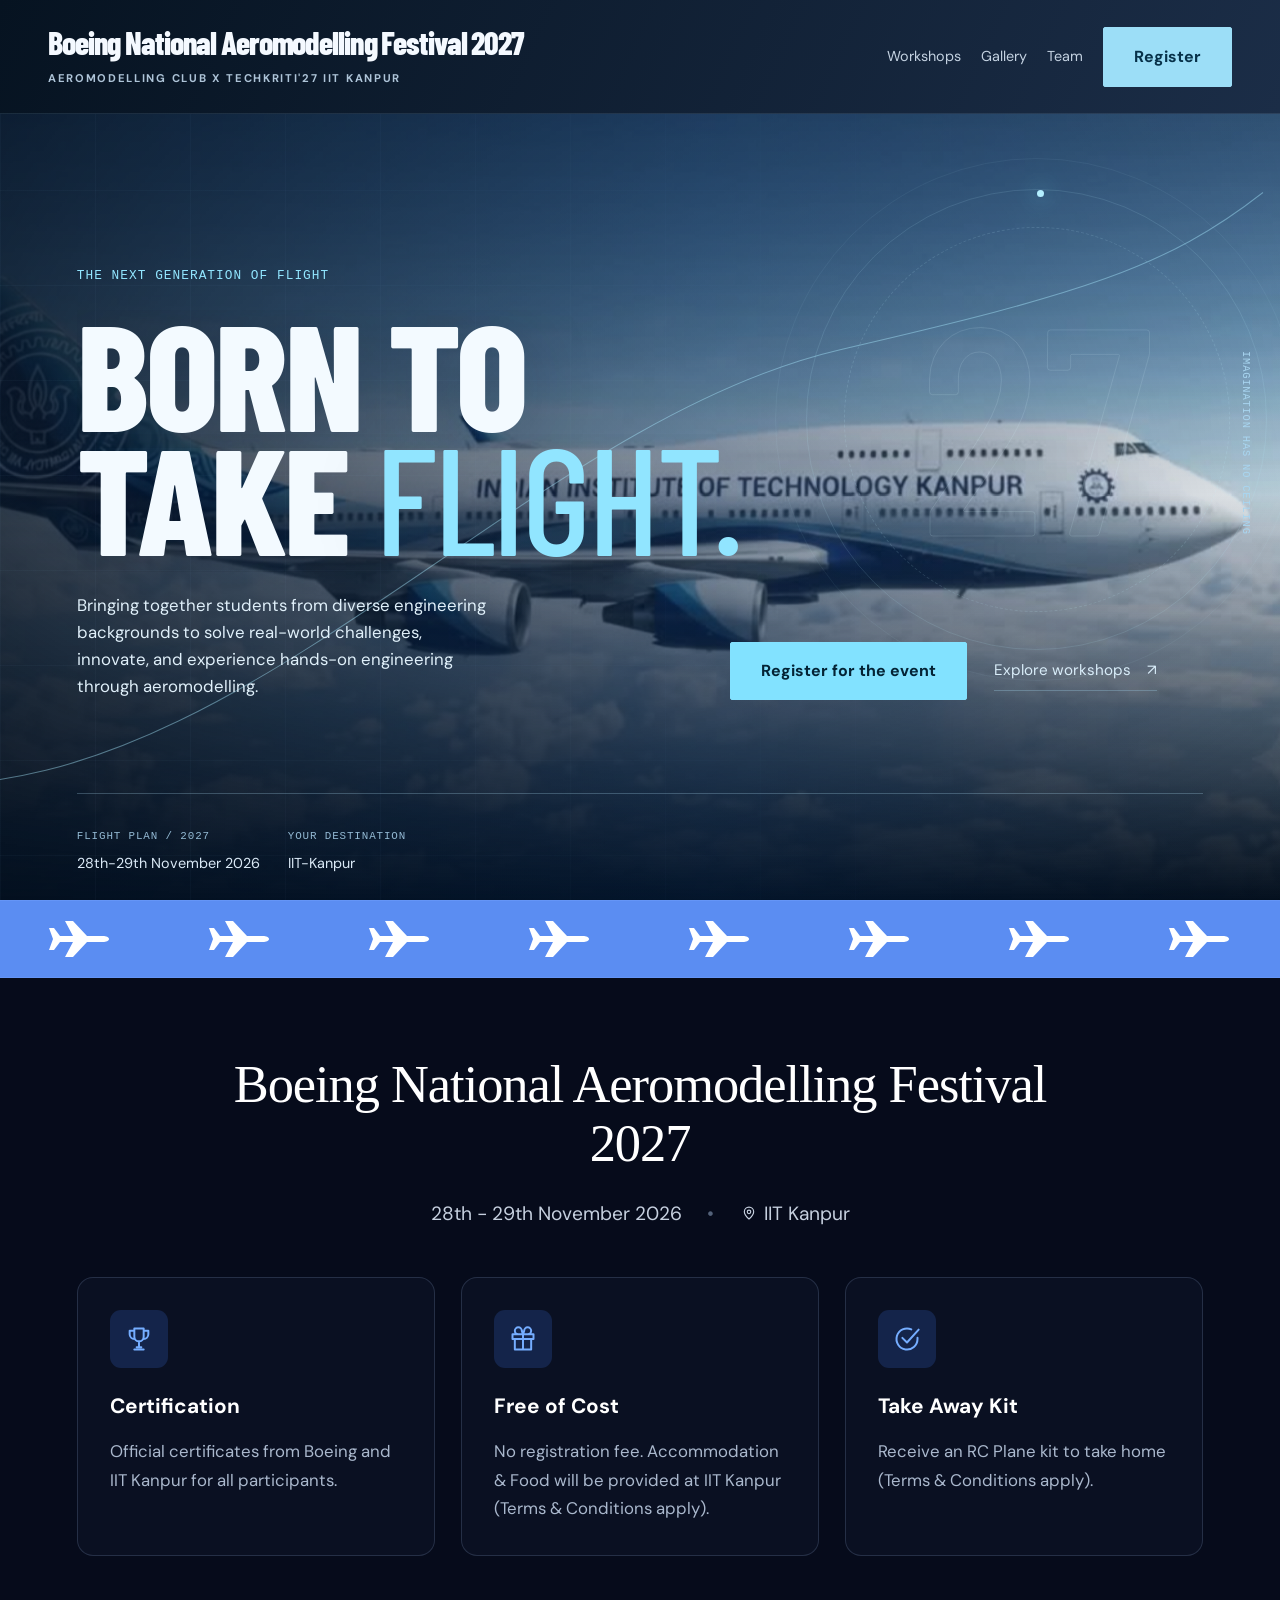
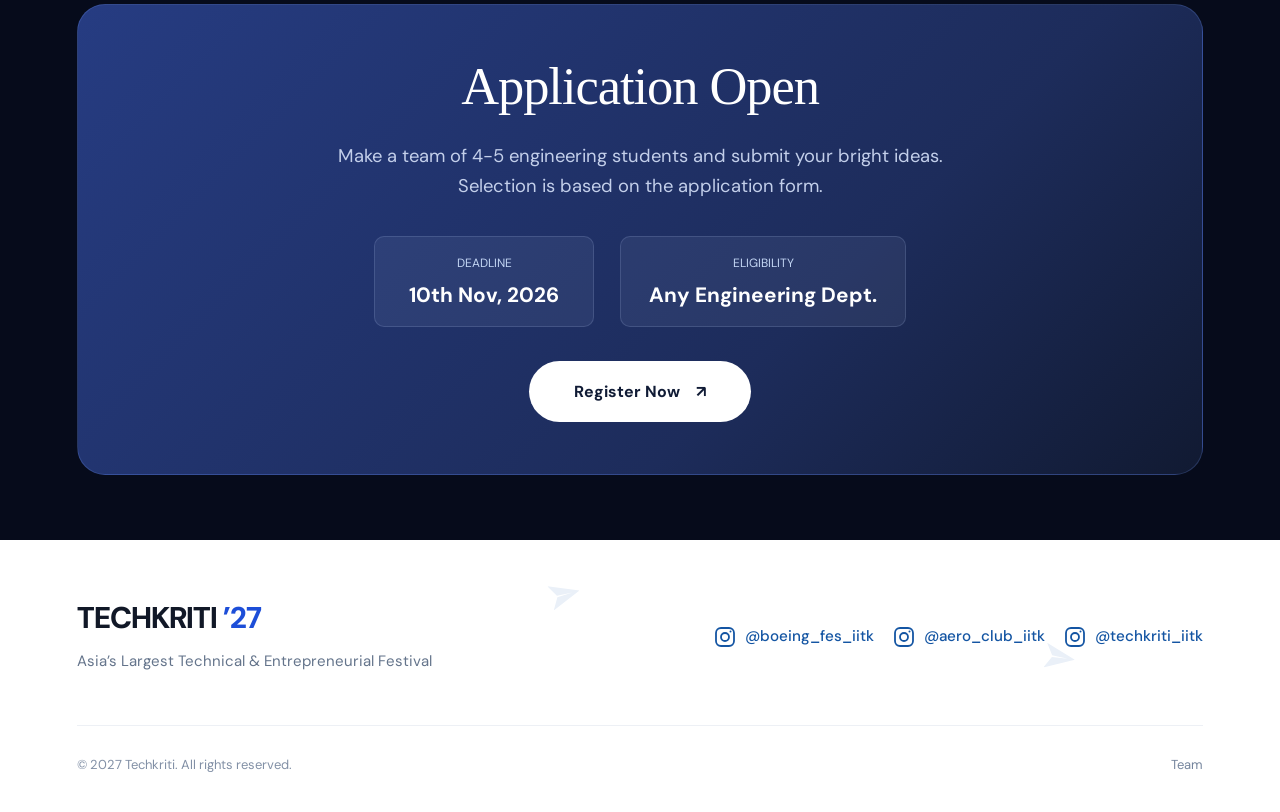
<file: FInal_Website/index.html>
<!doctype html>

<html lang="en">

<head>

<meta charset="UTF-8"><meta name="viewport" content="width=device-width, initial-scale=1">

<meta name="theme-color" content="#041328"><meta name="description" content="Build, fly and explore at the Boeing National Aeromodelling Festival 2027, organised by the Aeromodelling Club, IIT Kanpur.">

<title>Home | Boeing National Aeromodelling Festival 2027</title>

<link rel="icon" href="assets/favicon.svg" type="image/svg+xml">

<link rel="preconnect" href="https://fonts.googleapis.com"><link rel="preconnect" href="https://fonts.gstatic.com" crossorigin><link rel="stylesheet" href="styles.css"><script src="config.js" defer></script><script src="script.js" defer></script>



<style>

/* Homepage workshop benefits and application information. */

.home-workshop-info{padding:55px 6% 65px;background:#060b1b;color:#f6f8ff}

.workshop-overview{text-align:center;max-width:1150px;margin:0 auto 48px}

.zone-badge{display:inline-block;padding:7px 16px;border:1px solid #5189ff55;border-radius:30px;background:#17285355;color:#75adff;font:700 .85rem/1.3 var(--body,Arial,sans-serif);letter-spacing:.08em}

.workshop-overview h2,.application-panel h2{font:400 clamp(2.3rem,4.1vw,4.2rem)/1.12 Georgia,'Times New Roman',serif;letter-spacing:-.02em;text-transform:none;margin:22px 0 26px;color:#fff}

.workshop-event-meta{display:flex;align-items:center;justify-content:center;flex-wrap:wrap;gap:25px;font-size:1.2rem;color:#c6d0df}

.meta-dot{color:#53627a}

.benefits-grid{display:grid;grid-template-columns:repeat(3,minmax(0,1fr));gap:26px;max-width:1400px;margin:0 auto}

.benefit-card{padding:32px;border:1px solid #98b5df30;border-radius:16px;background:#0a1022;min-width:0;transition:transform .3s ease,border-color .3s ease}

.benefit-card:hover{transform:translateY(-4px);border-color:#75adff80}

.benefit-icon{display:flex;align-items:center;justify-content:center;width:58px;height:58px;margin-bottom:23px;border-radius:11px;background:#14244a;color:#75adff}

.benefit-icon svg{width:28px;height:28px;fill:none;stroke:currentColor;stroke-width:1.7;stroke-linecap:round;stroke-linejoin:round}

.benefit-card h3{font:700 1.3rem/1.4 var(--body,Arial,sans-serif);letter-spacing:0;color:#fff;margin:0 0 17px}

.benefit-card p{font-size:1.05rem;line-height:1.7;color:#aab8cd;margin:0}

.application-panel{max-width:1400px;margin:48px auto 0;padding:52px 30px;text-align:center;border:1px solid #7b9fff35;border-radius:28px;background:linear-gradient(135deg,#263c82,#1d2c5b 65%,#111a32)}

.application-panel h2{margin:0 0 25px}

.application-panel>p{font-size:1.15rem;line-height:1.65;max-width:900px;margin:0 auto;color:#c3cfea}

.application-facts{display:flex;justify-content:center;gap:26px;flex-wrap:wrap;margin:34px 0}

.application-facts>div{padding:17px 28px;min-width:220px;border:1px solid #c0d3ff28;border-radius:10px;background:#d1dfff12}

.application-facts span{display:block;font-size:.75rem;line-height:1.5;color:#c3d6f4;margin-bottom:8px}

.application-facts strong{display:block;font:700 1.3rem/1.4 var(--body,Arial,sans-serif);color:#fff}

.application-register{display:inline-flex;align-items:center;justify-content:center;gap:16px;padding:18px 45px;min-height:60px;border-radius:50px;background:#fff;color:#101b35;font-size:1rem;font-weight:700;transition:transform .3s ease,background .3s ease}

.application-register:hover{background:#dcefff;transform:translateY(-3px)}

@media(max-width:820px){.home-workshop-info{padding:38px 6% 45px}.workshop-overview{margin-bottom:30px}.workshop-event-meta{font-size:1rem;gap:15px}.benefits-grid{grid-template-columns:1fr;gap:18px}.benefit-card{padding:26px}.application-panel{margin-top:30px;padding:35px 22px;border-radius:20px}.application-panel>p{font-size:1rem}.application-facts{gap:15px}.application-facts>div{width:100%;min-width:0}.application-register{padding-inline:32px}}

@media(prefers-reduced-motion:reduce){.benefit-card,.application-register{transition:none}.benefit-card:hover,.application-register:hover{transform:none}}


/* Horizontal aircraft moving continuously from left to right. */
.ticker.plane-only-ticker{display:block;position:relative;overflow:hidden;width:100%;padding:18px 0;transform:none;background:#5b8df2;color:#fff}
.plane-only-ticker .plane-strip-track{display:flex;width:max-content;gap:0;animation:aircraft-fly-right 30s linear infinite;will-change:transform}
.plane-only-ticker .plane-strip-group{display:flex;flex:0 0 auto;align-items:center;justify-content:space-around;width:max(100vw,1200px);gap:0;padding:0;margin:0}
.plane-only-ticker .plane-strip-item{display:flex;flex:0 0 auto;align-items:center;justify-content:center;width:64px;height:40px;padding:0;margin:0;transform:none}
.plane-only-ticker .plane-strip-item svg{display:block;width:64px;height:40px;fill:currentColor;stroke:none;transform:none;animation:none}
@keyframes aircraft-fly-right{from{transform:translateX(-50%)}to{transform:translateX(0)}}
@media(prefers-reduced-motion:reduce){.plane-only-ticker .plane-strip-track{animation:none;transform:none}}

/* Replace the three xyz usernames below with your Instagram usernames. */
.techkriti-footer .tf-top{display:flex;align-items:center;justify-content:space-between;gap:24px;flex-wrap:wrap}
.footer-instagram-links{display:flex;align-items:center;justify-content:flex-end;gap:18px;flex-wrap:wrap;margin-left:auto}
.footer-instagram-links a{display:inline-flex;align-items:center;gap:8px;color:#fff;text-decoration:none;font:500 .95rem/1.4 var(--body,Arial,sans-serif)}
.footer-instagram-links a:hover{color:#a8d8ff}
.footer-instagram-links a:focus-visible{outline:2px solid #a8d8ff;outline-offset:5px;border-radius:3px}
.footer-instagram-links svg{width:21px;height:21px;flex-shrink:0;fill:none;stroke:currentColor;stroke-width:1.7}
@media(max-width:600px){.footer-instagram-links{margin-left:0;justify-content:flex-start;gap:16px}}

.footer-instagram-links a {
  color: #1455a3;
}

.footer-instagram-links a:hover {
  color: #082d60;
}

.footer-instagram-links svg {
  display: block;
  width: 24px;
  height: 24px;
  flex-shrink: 0;
  fill: none;
  stroke: currentColor;
  stroke-width: 1.8;
}
</style>

</head>

<body class="theme-home">

<a class="skip-link" href="#main">Skip to content</a>

<div class="scroll-progress" aria-hidden="true"></div><div class="ambient-light" aria-hidden="true"></div>

<header class="header">

<a class="brand" href="index.html" aria-label="Boeing National Aeromodelling Festival 2027 home"><span class="brand-title">Boeing National Aeromodelling Festival 2027</span><small>AEROMODELLING CLUB X TECHKRITI'27 IIT KANPUR</small></a>

<button class="menu-toggle" aria-expanded="false" aria-controls="navigation">Explore <span class="menu-bars" aria-hidden="true"></span></button>

<nav id="navigation" aria-label="Main navigation"><a href="workshops.html">Workshops</a><a href="gallery.html">Gallery</a><a href="team.html">Team</a><a class="button small" href="register.html">Register</a></nav>

</header>

<div class="departure-intro" id="departure-intro" hidden aria-hidden="true"><span class="mono">Boeing National Aeromodelling Festival / 2027</span><strong>CLEAR FOR<br><em>TAKEOFF.</em></strong><div class="intro-meter"></div><button id="skip-intro" type="button">Skip intro</button></div><main id="main"><section class="hero" id="home" aria-labelledby="hero-title">

<div class="hero-media"><video id="hero-video" muted playsinline loop preload="metadata" poster="assets/hero-poster.jpg" aria-hidden="true" tabindex="-1"><source src="assets/festival-film.mp4" type="video/mp4"></video></div>

<div class="hero-shade"></div><div class="hero-grid" aria-hidden="true"></div><div class="flight-orbit" aria-hidden="true"><i></i><b>27</b></div><svg class="flight-trace" viewBox="0 0 1400 850" preserveAspectRatio="none" aria-hidden="true"><path d="M-100 740 C260 760 570 400 920 330 S1320 240 1500 90"/></svg>



<div class="hero-content"><p class="eyebrow">THE NEXT GENERATION OF FLIGHT</p><h1 id="hero-title"><span class="title-line"><span>BORN TO</span></span><span class="title-line"><span>TAKE <em>FLIGHT.</em></span></span></h1><div class="hero-lower"><p class="hero-copy">Bringing together students from diverse engineering backgrounds to solve real-world challenges, innovate, and experience hands-on engineering through aeromodelling.</p><div class="actions"><a class="button" href="register.html">Register for the event</a><a class="text-link" href="workshops.html">Explore workshops <span aria-hidden="true">↗</span></a></div></div></div>

<div class="hero-side mono" aria-hidden="true">IMAGINATION HAS NO CEILING</div>

<div class="hero-bottom"><div><span class="mono">FLIGHT PLAN / 2027</span><p data-text="dates">Dates to be announced</p></div><div><span class="mono">YOUR DESTINATION</span><p data-text="venue">Venue to be announced</p></div></div>

</section><div class="ticker plane-only-ticker" aria-hidden="true">
<div class="plane-strip-track">
<div class="plane-strip-group">
<span class="plane-strip-item"><svg viewBox="0 0 64 40" focusable="false" aria-hidden="true"><path d="M61 20c0-2-3-3-6-3H39L25 2h-8l8 15H12L6 9H1l4 11-4 11h5l6-8h13l-8 15h8l14-15h16c3 0 6-1 6-3Z"/></svg></span>
<span class="plane-strip-item"><svg viewBox="0 0 64 40" focusable="false" aria-hidden="true"><path d="M61 20c0-2-3-3-6-3H39L25 2h-8l8 15H12L6 9H1l4 11-4 11h5l6-8h13l-8 15h8l14-15h16c3 0 6-1 6-3Z"/></svg></span>
<span class="plane-strip-item"><svg viewBox="0 0 64 40" focusable="false" aria-hidden="true"><path d="M61 20c0-2-3-3-6-3H39L25 2h-8l8 15H12L6 9H1l4 11-4 11h5l6-8h13l-8 15h8l14-15h16c3 0 6-1 6-3Z"/></svg></span>
<span class="plane-strip-item"><svg viewBox="0 0 64 40" focusable="false" aria-hidden="true"><path d="M61 20c0-2-3-3-6-3H39L25 2h-8l8 15H12L6 9H1l4 11-4 11h5l6-8h13l-8 15h8l14-15h16c3 0 6-1 6-3Z"/></svg></span>
<span class="plane-strip-item"><svg viewBox="0 0 64 40" focusable="false" aria-hidden="true"><path d="M61 20c0-2-3-3-6-3H39L25 2h-8l8 15H12L6 9H1l4 11-4 11h5l6-8h13l-8 15h8l14-15h16c3 0 6-1 6-3Z"/></svg></span>
<span class="plane-strip-item"><svg viewBox="0 0 64 40" focusable="false" aria-hidden="true"><path d="M61 20c0-2-3-3-6-3H39L25 2h-8l8 15H12L6 9H1l4 11-4 11h5l6-8h13l-8 15h8l14-15h16c3 0 6-1 6-3Z"/></svg></span>
<span class="plane-strip-item"><svg viewBox="0 0 64 40" focusable="false" aria-hidden="true"><path d="M61 20c0-2-3-3-6-3H39L25 2h-8l8 15H12L6 9H1l4 11-4 11h5l6-8h13l-8 15h8l14-15h16c3 0 6-1 6-3Z"/></svg></span>
<span class="plane-strip-item"><svg viewBox="0 0 64 40" focusable="false" aria-hidden="true"><path d="M61 20c0-2-3-3-6-3H39L25 2h-8l8 15H12L6 9H1l4 11-4 11h5l6-8h13l-8 15h8l14-15h16c3 0 6-1 6-3Z"/></svg></span>
</div>
<div class="plane-strip-group">
<span class="plane-strip-item"><svg viewBox="0 0 64 40" focusable="false" aria-hidden="true"><path d="M61 20c0-2-3-3-6-3H39L25 2h-8l8 15H12L6 9H1l4 11-4 11h5l6-8h13l-8 15h8l14-15h16c3 0 6-1 6-3Z"/></svg></span>
<span class="plane-strip-item"><svg viewBox="0 0 64 40" focusable="false" aria-hidden="true"><path d="M61 20c0-2-3-3-6-3H39L25 2h-8l8 15H12L6 9H1l4 11-4 11h5l6-8h13l-8 15h8l14-15h16c3 0 6-1 6-3Z"/></svg></span>
<span class="plane-strip-item"><svg viewBox="0 0 64 40" focusable="false" aria-hidden="true"><path d="M61 20c0-2-3-3-6-3H39L25 2h-8l8 15H12L6 9H1l4 11-4 11h5l6-8h13l-8 15h8l14-15h16c3 0 6-1 6-3Z"/></svg></span>
<span class="plane-strip-item"><svg viewBox="0 0 64 40" focusable="false" aria-hidden="true"><path d="M61 20c0-2-3-3-6-3H39L25 2h-8l8 15H12L6 9H1l4 11-4 11h5l6-8h13l-8 15h8l14-15h16c3 0 6-1 6-3Z"/></svg></span>
<span class="plane-strip-item"><svg viewBox="0 0 64 40" focusable="false" aria-hidden="true"><path d="M61 20c0-2-3-3-6-3H39L25 2h-8l8 15H12L6 9H1l4 11-4 11h5l6-8h13l-8 15h8l14-15h16c3 0 6-1 6-3Z"/></svg></span>
<span class="plane-strip-item"><svg viewBox="0 0 64 40" focusable="false" aria-hidden="true"><path d="M61 20c0-2-3-3-6-3H39L25 2h-8l8 15H12L6 9H1l4 11-4 11h5l6-8h13l-8 15h8l14-15h16c3 0 6-1 6-3Z"/></svg></span>
<span class="plane-strip-item"><svg viewBox="0 0 64 40" focusable="false" aria-hidden="true"><path d="M61 20c0-2-3-3-6-3H39L25 2h-8l8 15H12L6 9H1l4 11-4 11h5l6-8h13l-8 15h8l14-15h16c3 0 6-1 6-3Z"/></svg></span>
<span class="plane-strip-item"><svg viewBox="0 0 64 40" focusable="false" aria-hidden="true"><path d="M61 20c0-2-3-3-6-3H39L25 2h-8l8 15H12L6 9H1l4 11-4 11h5l6-8h13l-8 15h8l14-15h16c3 0 6-1 6-3Z"/></svg></span>
</div>
</div>
</div>
<section class="home-workshop-info" id="explore" aria-labelledby="workshop-overview-title">

  <div class="workshop-overview">



    <h2 id="workshop-overview-title">Boeing National Aeromodelling Festival<br>2027</h2>

    <div class="workshop-event-meta"><span>28th - 29th November 2026</span><span class="meta-dot" aria-hidden="true">•</span><span class="flex items-center gap-2"><svg xmlns="http://www.w3.org/2000/svg" width="20" height="14" viewBox="0 0 24 24" fill="none" stroke="currentColor" stroke-width="2" stroke-linecap="round" stroke-linejoin="round" class="lucide lucide-map-pin text-red-400" aria-hidden="true"><path d="M20 10c0 4.993-5.539 10.193-7.399 11.799a1 1 0 0 1-1.202 0C9.539 20.193 4 14.993 4 10a8 8 0 0 1 16 0"></path><circle cx="12" cy="10" r="3"></circle></svg> IIT Kanpur</span></div>

  </div>

  <div class="benefits-grid">

    <article class="benefit-card">

      <span class="benefit-icon" aria-hidden="true"><svg viewBox="0 0 24 24"><path d="M8 3h8v7a4 4 0 0 1-8 0V3Zm0 2H4v3a4 4 0 0 0 4 4m8-7h4v3a4 4 0 0 1-4 4M12 14v5m-4 2h8m-6-2h4"/></svg></span>

      <h3>Certification</h3><p>Official certificates from Boeing and IIT Kanpur for all participants.</p>

    </article>

    <article class="benefit-card">

      <span class="benefit-icon" aria-hidden="true"><svg viewBox="0 0 24 24"><path d="M3 8h18v4H3zM5 12v9h14v-9M12 8v13M12 8H8a3 3 0 1 1 3-3l1 3Zm0 0h4a3 3 0 1 0-3-3l-1 3Z"/></svg></span>

      <h3>Free of Cost</h3><p>No registration fee. Accommodation & Food will be provided at IIT Kanpur (Terms &amp; Conditions apply).</p>

    </article>

    <article class="benefit-card">

      <span class="benefit-icon" aria-hidden="true"><svg viewBox="0 0 24 24"><path d="m8 11 4 4L22 4M21 11v1a9 9 0 1 1-5.3-8.2"/></svg></span>

      <h3>Take Away Kit</h3><p>Receive an RC Plane kit to take home (Terms &amp; Conditions apply).</p>

    </article>

  </div>

  <div class="application-panel" aria-labelledby="application-title">

    <h2 id="application-title">Application Open</h2>

    <p>Make a team of 4-5 engineering students and submit your bright ideas.<br>Selection is based on the application form.</p>

    <div class="application-facts">

      <div><span>DEADLINE</span><strong><time datetime="2026-11-10">10th Nov, 2026</time></strong></div>

      <div><span>ELIGIBILITY</span><strong>Any Engineering Dept.</strong></div>

    </div>

    <a class="application-register" href="register.html">Register Now <span aria-hidden="true">↗</span></a>

  </div>

</section></main><footer class="techkriti-footer">

  <div class="tf-top">

    <div>

      <a class="tf-brand" href="https://techkriti.org/">TECHKRITI <span>’27</span></a>

      <p>Asia’s Largest Technical &amp; Entrepreneurial Festival</p>

    </div>


    <!-- EDIT: Replace each xyz username and visible label with your account details. -->
    <nav class="footer-instagram-links" aria-label="Instagram profiles">
      <a href="https://www.instagram.com/boeing_fes.iitkanpur?stkn=b3hxc285cGUwdHU4/" target="_blank" rel="noopener noreferrer" aria-label="Instagram profile 1"><svg viewBox="0 0 24 24" aria-hidden="true"><rect x="3" y="3" width="18" height="18" rx="5"/><circle cx="12" cy="12" r="4"/><circle cx="17.5" cy="6.5" r="1" fill="currentColor" stroke="none"/></svg><span>@boeing_fes_iitk</span></a>
      <a href="https://www.instagram.com/aero_club_iitk?stkn=MXhlc2lqOWwxZTV2Yg==/" target="_blank" rel="noopener noreferrer" aria-label="Instagram profile 2"><svg viewBox="0 0 24 24" aria-hidden="true"><rect x="3" y="3" width="18" height="18" rx="5"/><circle cx="12" cy="12" r="4"/><circle cx="17.5" cy="6.5" r="1" fill="currentColor" stroke="none"/></svg><span>@aero_club_iitk</span></a>
      <a href="https://www.instagram.com/techkriti.iitk?stkn=a3dnM20zMXR4cjg1/" target="_blank" rel="noopener noreferrer" aria-label="Instagram profile 3"><svg viewBox="0 0 24 24" aria-hidden="true"><rect x="3" y="3" width="18" height="18" rx="5"/><circle cx="12" cy="12" r="4"/><circle cx="17.5" cy="6.5" r="1" fill="currentColor" stroke="none"/></svg><span>@techkriti_iitk</span></a>
    </nav>
  </div>

  <div class="tf-bottom">

    <p>© 2027 Techkriti. All rights reserved.</p>

    <nav class="tf-links" aria-label="Footer navigation">



      <a href="team.html">Team</a>



    </nav>

  </div>

</footer>



<noscript><p class="noscript">Enable JavaScript to load the workshop list, team details and registration links.</p></noscript></body></html>
</file>
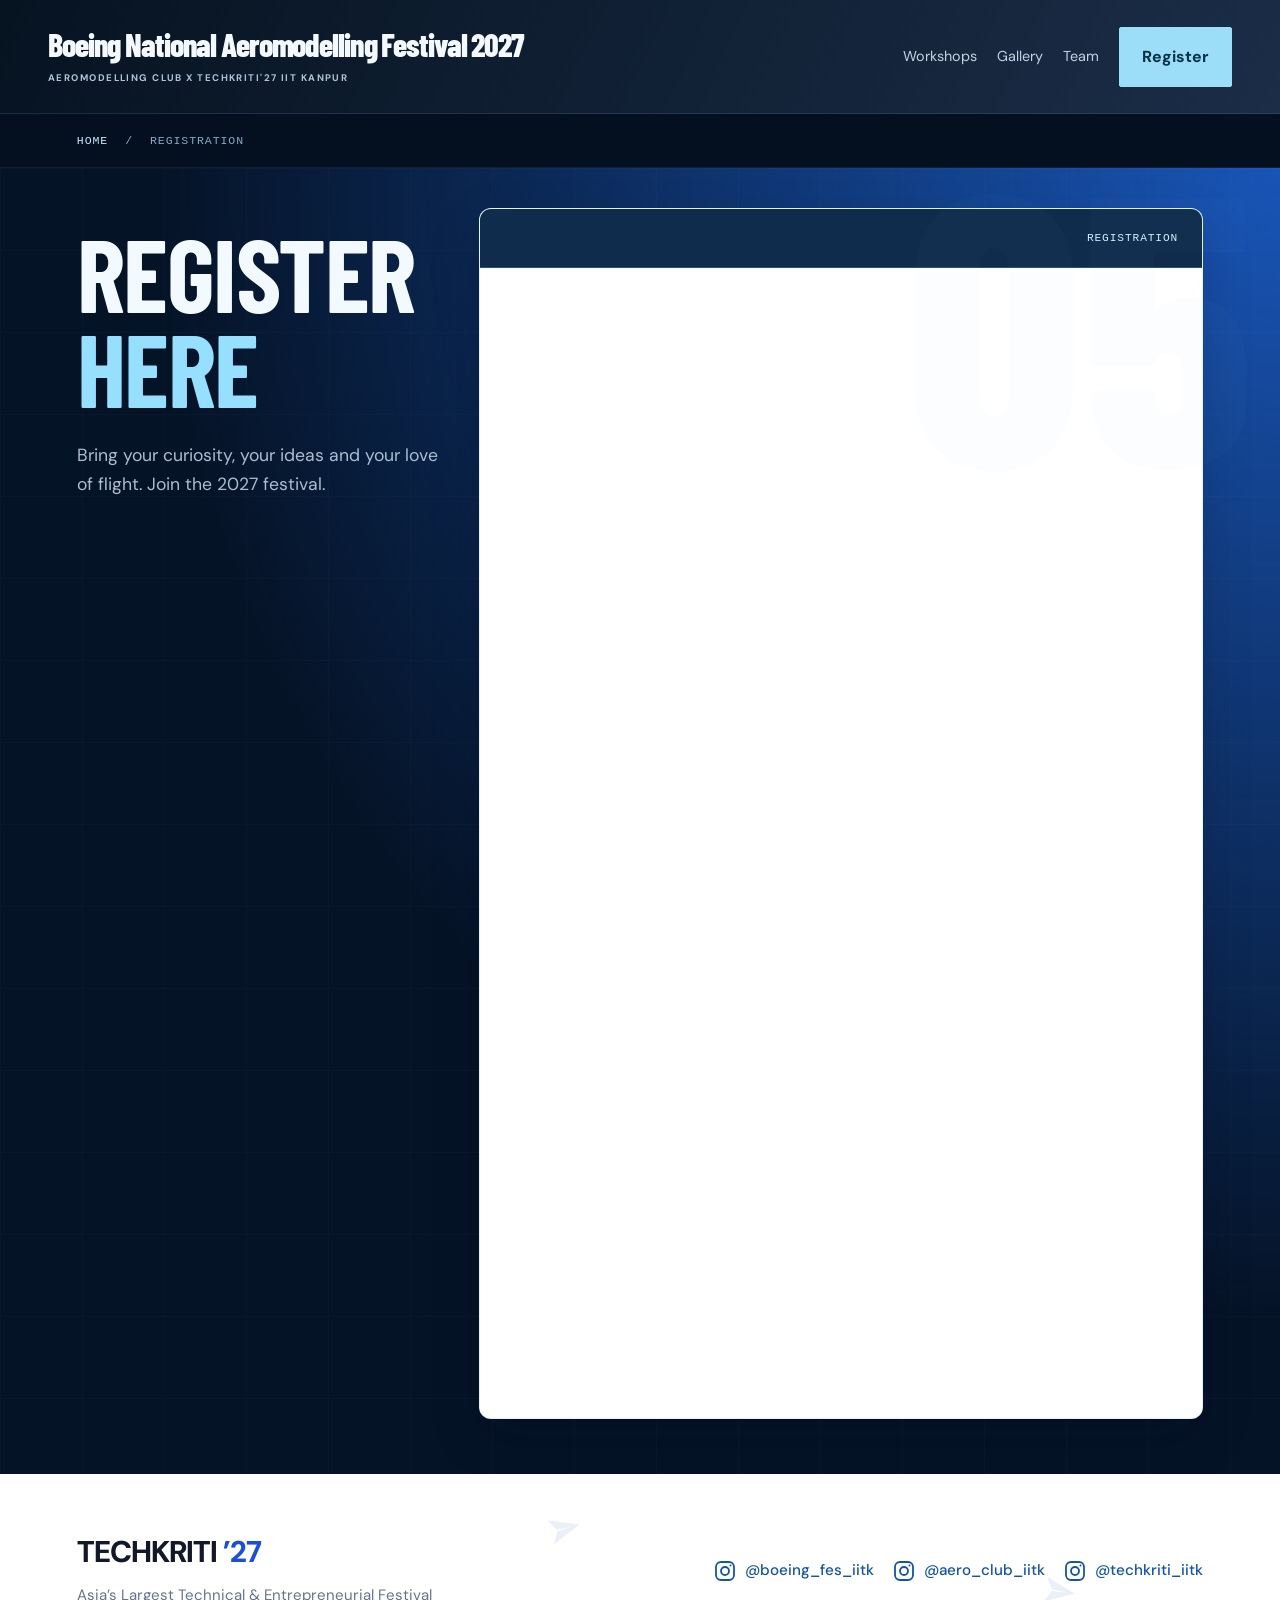
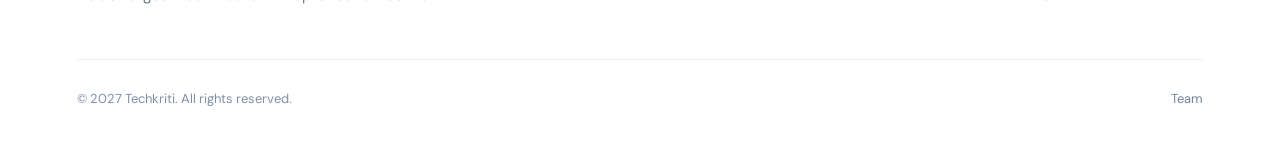
<file: FInal_Website/register.html>
<!doctype html>
<html lang="en">
<head>
  <meta charset="UTF-8">
  <meta name="viewport" content="width=device-width, initial-scale=1">
  <meta name="theme-color" content="#041328">
  <meta name="description" content="Build, fly and explore at the Boeing National Aeromodelling Festival 2027, organised by the Aeromodelling Club, IIT Kanpur.">

  <title>Registration | Boeing National Aeromodelling Festival 2027</title>

  <link rel="icon" href="assets/favicon.svg" type="image/svg+xml">
  <link rel="preconnect" href="https://fonts.googleapis.com">
  <link rel="preconnect" href="https://fonts.gstatic.com" crossorigin>
  <link rel="stylesheet" href="styles.css">

  <script src="config.js" defer></script>
  <script src="script.js" defer></script>

  <style>
    .registration-layout {
      display: grid;
      grid-template-columns: minmax(0, 1fr) minmax(0, 2fr);
      gap: 40px;
      align-items: start;
    }

    .registration-layout > div {
      min-width: 0;
    }

    .registration-form-card {
      width: 100%;
      overflow: hidden;
      border: 1px solid #a4d9ff55;
      border-radius: 12px;
      background: #fff;
      box-shadow: 0 18px 50px #020b192b;
    }

    .registration-form-card .pass-top {
      padding: 20px 24px;
      background: #102c4c;
      color: #d8efff;
      border-bottom: 1px solid #a4d9ff35;
    }

    .embedded-registration-form {
      display: block;
      width: 100%;
      height: 1150px;
      border: 0;
      background: #fff;
      color-scheme: light;
    }

    @media (max-width: 820px) {
      .registration-layout {
        grid-template-columns: 1fr;
        gap: 30px;
      }

      .registration-form-card {
        max-width: none;
        margin-inline: auto;
      }

      .embedded-registration-form {
        height: 1250px;
      }
    }
    .footer-instagram-links a {
  color: #1455a3;
}

.footer-instagram-links a:hover {
  color: #082d60;
}

.footer-instagram-links svg {
  display: block;
  width: 24px;
  height: 24px;
  flex-shrink: 0;
  fill: none;
  stroke: currentColor;
  stroke-width: 1.8;
}
  </style>
<style>
/* Footer layout and Instagram colours match index.html. */
/* Replace the three xyz usernames below with your Instagram usernames. */
.techkriti-footer .tf-top{display:flex;align-items:center;justify-content:space-between;gap:24px;flex-wrap:wrap}
.footer-instagram-links{display:flex;align-items:center;justify-content:flex-end;gap:18px;flex-wrap:wrap;margin-left:auto}
.footer-instagram-links a{display:inline-flex;align-items:center;gap:8px;color:#fff;text-decoration:none;font:500 .95rem/1.4 var(--body,Arial,sans-serif)}
.footer-instagram-links a:hover{color:#a8d8ff}
.footer-instagram-links a:focus-visible{outline:2px solid #a8d8ff;outline-offset:5px;border-radius:3px}
.footer-instagram-links svg{width:21px;height:21px;flex-shrink:0;fill:none;stroke:currentColor;stroke-width:1.7}
@media(max-width:600px){.footer-instagram-links{margin-left:0;justify-content:flex-start;gap:16px}}

.footer-instagram-links a {
  color: #1455a3;
}

.footer-instagram-links a:hover {
  color: #082d60;
}

.footer-instagram-links svg {
  display: block;
  width: 24px;
  height: 24px;
  flex-shrink: 0;
  fill: none;
  stroke: currentColor;
  stroke-width: 1.8;
}

</style>
</head>

<body class="theme-register">
  <a class="skip-link" href="#main">Skip to content</a>

  <div class="scroll-progress" aria-hidden="true"></div>
  <div class="ambient-light" aria-hidden="true"></div>

  <header class="header">

<a class="brand" href="index.html" aria-label="Boeing National Aeromodelling Festival 2027 home"><span class="brand-title">Boeing National Aeromodelling Festival 2027</span><small>AEROMODELLING CLUB X TECHKRITI'27 IIT KANPUR</small></a>

<button class="menu-toggle" aria-expanded="false" aria-controls="navigation">Explore <span class="menu-bars" aria-hidden="true"></span></button>

<nav id="navigation" aria-label="Main navigation"><a href="workshops.html">Workshops</a><a href="gallery.html">Gallery</a><a href="team.html">Team</a><a class="button small" href="register.html">Register</a></nav>

</header>

  <main id="main">
    <span class="chapter-ghost" aria-hidden="true">05</span>

    <div class="page-breadcrumb mono">
      <a href="index.html">HOME</a>
      <span>/</span>
      REGISTRATION
    </div>

    <section class="section registration" id="register">
      <div class="registration-layout">
        <div>
          <p class="eyebrow"></p>

          <h1 class="page-title">
            REGISTER<br>
            <em>HERE</em>
          </h1>

          <p>
            Bring your curiosity, your ideas and your love of flight.
            Join the 2027 festival.
          </p>
        </div>

        <div class="registration-form-card">
          <div class="pass-top mono">
            <span></span>
            <span>REGISTRATION</span>
          </div>

          <iframe
            class="embedded-registration-form"
            src="https://docs.google.com/forms/d/e/1FAIpQLSdjcXpi-GJ1yKkDoz4HoIPY8r44tOmZX1VLE191KksDyIiPyg/viewform?embedded=true"
            title="Boeing National Aeromodelling Festival registration form"
            referrerpolicy="strict-origin-when-cross-origin"
          >
            Loading registration form…
          </iframe>
        </div>
      </div>
    </section>
  </main>

  <footer class="techkriti-footer">

  <div class="tf-top">

    <div>

      <a class="tf-brand" href="https://techkriti.org/">TECHKRITI <span>’27</span></a>

      <p>Asia’s Largest Technical &amp; Entrepreneurial Festival</p>

    </div>


    <!-- EDIT: Replace each xyz username and visible label with your account details. -->
    <nav class="footer-instagram-links" aria-label="Instagram profiles">
      <a href="https://www.instagram.com/boeing_fes.iitkanpur?stkn=b3hxc285cGUwdHU4/" target="_blank" rel="noopener noreferrer" aria-label="Instagram profile 1"><svg viewBox="0 0 24 24" aria-hidden="true"><rect x="3" y="3" width="18" height="18" rx="5"/><circle cx="12" cy="12" r="4"/><circle cx="17.5" cy="6.5" r="1" fill="currentColor" stroke="none"/></svg><span>@boeing_fes_iitk</span></a>
      <a href="https://www.instagram.com/aero_club_iitk?stkn=MXhlc2lqOWwxZTV2Yg==/" target="_blank" rel="noopener noreferrer" aria-label="Instagram profile 2"><svg viewBox="0 0 24 24" aria-hidden="true"><rect x="3" y="3" width="18" height="18" rx="5"/><circle cx="12" cy="12" r="4"/><circle cx="17.5" cy="6.5" r="1" fill="currentColor" stroke="none"/></svg><span>@aero_club_iitk</span></a>
      <a href="https://www.instagram.com/techkriti.iitk?stkn=a3dnM20zMXR4cjg1/" target="_blank" rel="noopener noreferrer" aria-label="Instagram profile 3"><svg viewBox="0 0 24 24" aria-hidden="true"><rect x="3" y="3" width="18" height="18" rx="5"/><circle cx="12" cy="12" r="4"/><circle cx="17.5" cy="6.5" r="1" fill="currentColor" stroke="none"/></svg><span>@techkriti_iitk</span></a>
    </nav>
  </div>

  <div class="tf-bottom">

    <p>© 2027 Techkriti. All rights reserved.</p>

    <nav class="tf-links" aria-label="Footer navigation">



      <a href="team.html">Team</a>



    </nav>

  </div>

</footer>
</body>
</html>
</file>
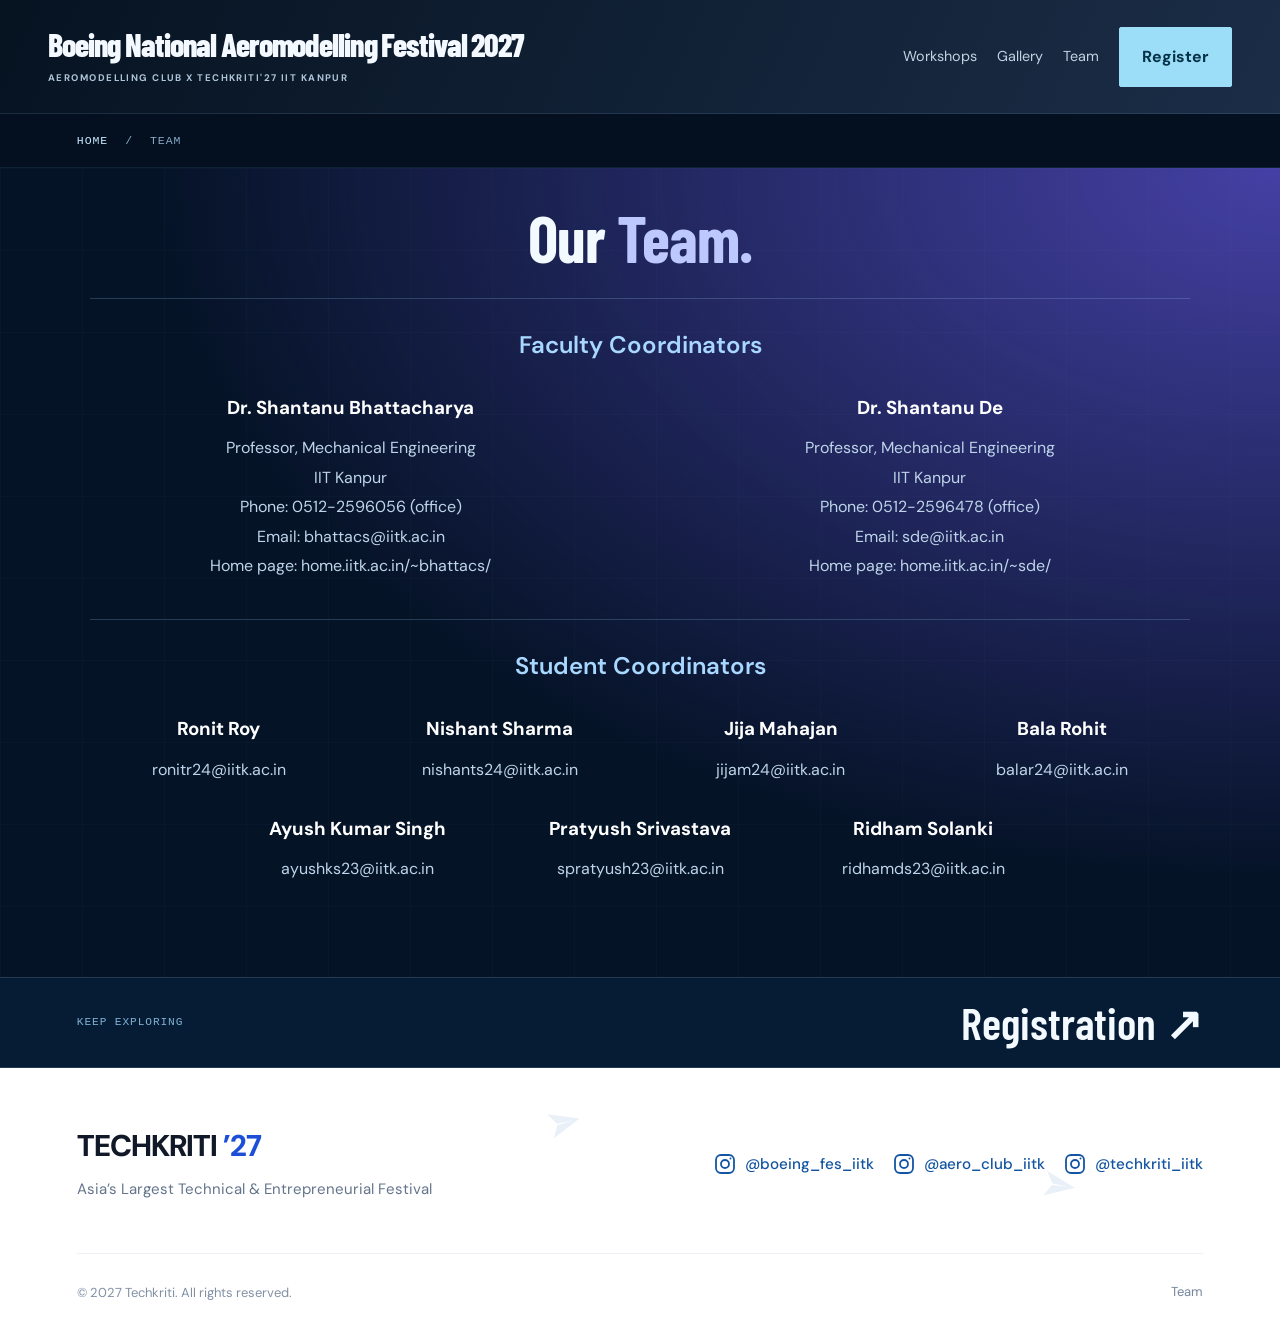
<file: FInal_Website/team.html>
<!doctype html>
<html lang="en">
<head>
<meta charset="UTF-8"><meta name="viewport" content="width=device-width, initial-scale=1">
<meta name="theme-color" content="#041328"><meta name="description" content="Build, fly and explore at the Boeing National Aeromodelling Festival 2027, organised by the Aeromodelling Club, IIT Kanpur.">
<title>Team | Boeing National Aeromodelling Festival 2027</title>
<link rel="icon" href="assets/favicon.svg" type="image/svg+xml">
<link rel="preconnect" href="https://fonts.googleapis.com"><link rel="preconnect" href="https://fonts.gstatic.com" crossorigin><link rel="stylesheet" href="styles.css"><script src="config.js" defer></script><script src="script.js" defer></script>

<style>
.team-directory{max-width:1100px;margin:0 auto;text-align:center}
.team-directory .section-heading{display:block;margin-bottom:30px}
.team-directory .page-title{font-size:clamp(3rem,5vw,5rem)}
.team-directory .section-heading>p{max-width:none;margin:15px auto 0;font-size:1.05rem}
.coordinator-section{padding:30px 0 38px;border-top:1px solid #a4d9ff35}
.coordinator-section h2{font:600 1.5rem/1.35 var(--body,Arial,sans-serif);letter-spacing:0;color:#a8d8ff;margin:0 0 34px;text-align:center}
.faculty-list,.student-list{list-style:none;margin:0;padding:0;display:grid;align-items:start;gap:32px 24px}
.faculty-list{grid-template-columns:repeat(2,minmax(0,1fr));column-gap:58px}
.student-list{grid-template-columns:repeat(4,minmax(0,1fr))}
.faculty-list>li,.student-list>li{min-width:0;padding:0;text-align:center}
.coordinator-name,.student-list .student-name{font:700 1.17rem/1.4 var(--body,Arial,sans-serif);letter-spacing:0;margin:0 0 12px;color:#fff;text-align:center}
.coordinator-details{margin:0;font-style:normal;font-size:1rem;line-height:1.85;color:#bed4e8;text-align:center}
.coordinator-details p{margin:0;color:inherit;text-align:center}
.coordinator-details a,.student-list a{color:#bed4e8;text-decoration:none;overflow-wrap:anywhere;text-underline-offset:4px}
.coordinator-details a:hover,.student-list a:hover{color:#fff;text-decoration:underline}
.student-list a{display:block;font-size:1rem;line-height:1.85}
@media(max-width:900px){.student-list{grid-template-columns:repeat(2,minmax(0,1fr))}}
@media(max-width:600px){.faculty-list{grid-template-columns:1fr;gap:30px}.team-directory .page-title{font-size:3.3rem}.coordinator-section{padding:26px 0}.coordinator-section h2{font-size:1.3rem}.coordinator-details{font-size:.95rem}}
@media(max-width:500px){.student-list{grid-template-columns:1fr}}

.additional-students{
  grid-template-columns:repeat(3,minmax(0,1fr));
  max-width:825px;
  margin:32px auto 0;
}

@media(max-width:500px){
  .additional-students{grid-template-columns:1fr}
}
.footer-instagram-links a {
  color: #1455a3;
}

.footer-instagram-links a:hover {
  color: #082d60;
}

.footer-instagram-links svg {
  display: block;
  width: 24px;
  height: 24px;
  flex-shrink: 0;
  fill: none;
  stroke: currentColor;
  stroke-width: 1.8;
}
</style>
<style>
/* Footer layout and Instagram colours match index.html. */
/* Replace the three xyz usernames below with your Instagram usernames. */
.techkriti-footer .tf-top{display:flex;align-items:center;justify-content:space-between;gap:24px;flex-wrap:wrap}
.footer-instagram-links{display:flex;align-items:center;justify-content:flex-end;gap:18px;flex-wrap:wrap;margin-left:auto}
.footer-instagram-links a{display:inline-flex;align-items:center;gap:8px;color:#fff;text-decoration:none;font:500 .95rem/1.4 var(--body,Arial,sans-serif)}
.footer-instagram-links a:hover{color:#a8d8ff}
.footer-instagram-links a:focus-visible{outline:2px solid #a8d8ff;outline-offset:5px;border-radius:3px}
.footer-instagram-links svg{width:21px;height:21px;flex-shrink:0;fill:none;stroke:currentColor;stroke-width:1.7}
@media(max-width:600px){.footer-instagram-links{margin-left:0;justify-content:flex-start;gap:16px}}

.footer-instagram-links a {
  color: #1455a3;
}

.footer-instagram-links a:hover {
  color: #082d60;
}

.footer-instagram-links svg {
  display: block;
  width: 24px;
  height: 24px;
  flex-shrink: 0;
  fill: none;
  stroke: currentColor;
  stroke-width: 1.8;
}

</style>
</head>

<body class="theme-team">
<a class="skip-link" href="#main">Skip to content</a>
<div class="scroll-progress" aria-hidden="true"></div>
<div class="ambient-light" aria-hidden="true"></div>

<header class="header">

<a class="brand" href="index.html" aria-label="Boeing National Aeromodelling Festival 2027 home"><span class="brand-title">Boeing National Aeromodelling Festival 2027</span><small>AEROMODELLING CLUB X TECHKRITI'27 IIT KANPUR</small></a>

<button class="menu-toggle" aria-expanded="false" aria-controls="navigation">Explore <span class="menu-bars" aria-hidden="true"></span></button>

<nav id="navigation" aria-label="Main navigation"><a href="workshops.html">Workshops</a><a href="gallery.html">Gallery</a><a href="team.html">Team</a><a class="button small" href="register.html">Register</a></nav>

</header>

<main id="main">
  <div class="page-breadcrumb mono">
    <a href="index.html">HOME</a><span>/</span>TEAM
  </div>

  <section class="section team" id="team">
    <div class="team-directory">
      <div class="section-heading">
        <h1 class="page-title">Our <em>Team.</em></h1>
        <p></p>
      </div>

      <!-- Edit faculty details below. -->
      <section class="coordinator-section" aria-labelledby="faculty-heading">
        <h2 id="faculty-heading">Faculty Coordinators</h2>

        <ol class="faculty-list">
          <li>
            <h3 class="coordinator-name">Dr. Shantanu Bhattacharya</h3>
            <address class="coordinator-details">
              <p>Professor, Mechanical Engineering</p>
              <p>IIT Kanpur</p>
              <p>Phone: <a href="tel:+915122596056">0512-2596056</a> (office)</p>
              <p>Email: <a href="mailto:bhattacs@iitk.ac.in">bhattacs@iitk.ac.in</a></p>
              <p>Home page: <a href="http://home.iitk.ac.in/~bhattacs/" target="_blank" rel="noopener noreferrer">home.iitk.ac.in/~bhattacs/</a></p>
            </address>
          </li>

          <li>
            <h3 class="coordinator-name">Dr. Shantanu De</h3>
            <address class="coordinator-details">
              <p>Professor, Mechanical Engineering</p>
              <p>IIT Kanpur</p>
              <p>Phone: <a href="tel:+915122596478">0512-2596478</a> (office)</p>
              <p>Email: <a href="mailto:sde@iitk.ac.in">sde@iitk.ac.in</a></p>
              <p>Home page: <a href="http://home.iitk.ac.in/~sde/" target="_blank" rel="noopener noreferrer">home.iitk.ac.in/~sde/</a></p>
            </address>
          </li>
        </ol>
      </section>

      <!-- Edit student details below. -->
      <section class="coordinator-section" aria-labelledby="students-heading">
        <h2 id="students-heading">Student Coordinators</h2>

        <ul class="student-list">
          <li>
            <h3 class="student-name">Ronit Roy</h3>
            <a href="mailto:ronitr24@iitk.ac.in">ronitr24@iitk.ac.in</a>
          </li>

          <li>
            <h3 class="student-name">Nishant Sharma</h3>
            <a href="mailto:ronitr24@iitk.ac.in">nishants24@iitk.ac.in</a>
          </li>

          <li>
            <h3 class="student-name">Jija Mahajan</h3>
            <a href="mailto:ronitr24@iitk.ac.in">jijam24@iitk.ac.in</a>
          </li>

          <li>
            <h3 class="student-name">Bala Rohit</h3>
            <a href="mailto:ronitr24@iitk.ac.in">balar24@iitk.ac.in</a>
          </li>
        </ul>

        <ul class="student-list additional-students">
          <li>
            <h3 class="student-name">Ayush Kumar Singh</h3>
            <a href="mailto:ayushks23@iitk.ac.in">ayushks23@iitk.ac.in</a>
          </li>

          <li>
            <h3 class="student-name">Pratyush Srivastava</h3>
            <a href="mailto:spratyush23@iitk.ac.in">spratyush23@iitk.ac.in</a>
          </li>

          <li>
            <h3 class="student-name">Ridham Solanki</h3>
            <a href="mailto:ridhamds23@iitk.ac.in">ridhamds23@iitk.ac.in</a>
          </li>
        </ul>
      </section>
    </div>
  </section>

  <div class="page-next">
    <span class="mono">KEEP EXPLORING</span>
    <a href="register.html">Registration ↗</a>
  </div>
</main>

<footer class="techkriti-footer">

  <div class="tf-top">

    <div>

      <a class="tf-brand" href="https://techkriti.org/">TECHKRITI <span>’27</span></a>

      <p>Asia’s Largest Technical &amp; Entrepreneurial Festival</p>

    </div>


    <!-- EDIT: Replace each xyz username and visible label with your account details. -->
    <nav class="footer-instagram-links" aria-label="Instagram profiles">
      <a href="https://www.instagram.com/boeing_fes.iitkanpur?stkn=b3hxc285cGUwdHU4/" target="_blank" rel="noopener noreferrer" aria-label="Instagram profile 1"><svg viewBox="0 0 24 24" aria-hidden="true"><rect x="3" y="3" width="18" height="18" rx="5"/><circle cx="12" cy="12" r="4"/><circle cx="17.5" cy="6.5" r="1" fill="currentColor" stroke="none"/></svg><span>@boeing_fes_iitk</span></a>
      <a href="https://www.instagram.com/aero_club_iitk?stkn=MXhlc2lqOWwxZTV2Yg==/" target="_blank" rel="noopener noreferrer" aria-label="Instagram profile 2"><svg viewBox="0 0 24 24" aria-hidden="true"><rect x="3" y="3" width="18" height="18" rx="5"/><circle cx="12" cy="12" r="4"/><circle cx="17.5" cy="6.5" r="1" fill="currentColor" stroke="none"/></svg><span>@aero_club_iitk</span></a>
      <a href="https://www.instagram.com/techkriti.iitk?stkn=a3dnM20zMXR4cjg1/" target="_blank" rel="noopener noreferrer" aria-label="Instagram profile 3"><svg viewBox="0 0 24 24" aria-hidden="true"><rect x="3" y="3" width="18" height="18" rx="5"/><circle cx="12" cy="12" r="4"/><circle cx="17.5" cy="6.5" r="1" fill="currentColor" stroke="none"/></svg><span>@techkriti_iitk</span></a>
    </nav>
  </div>

  <div class="tf-bottom">

    <p>© 2027 Techkriti. All rights reserved.</p>

    <nav class="tf-links" aria-label="Footer navigation">



      <a href="team.html">Team</a>



    </nav>

  </div>

</footer>
</body>
</html>
</file>
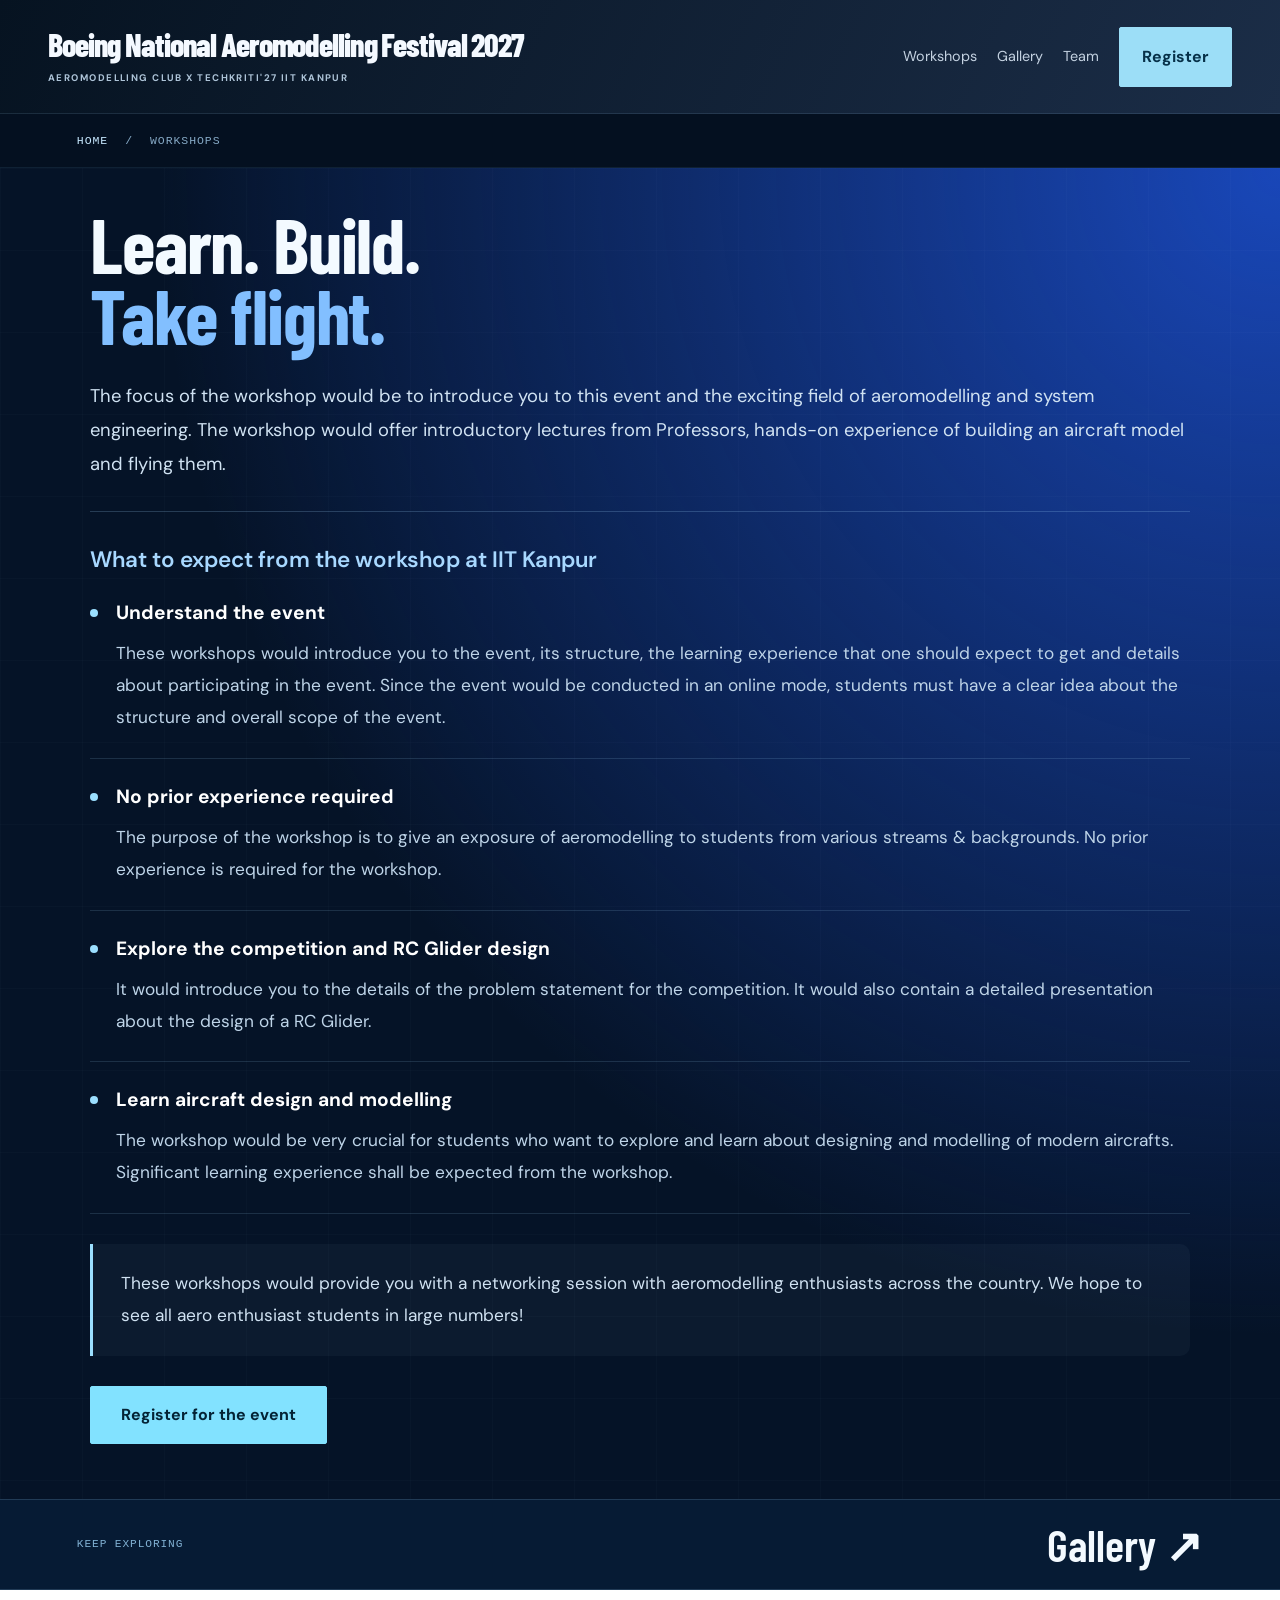
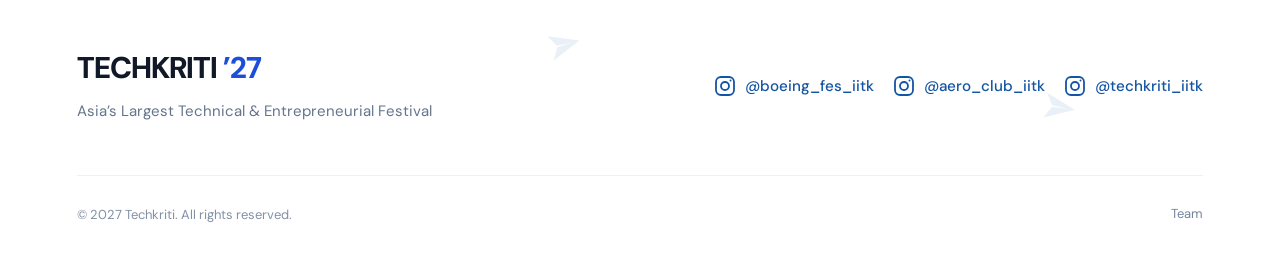
<file: FInal_Website/workshops.html>
<!doctype html>
<html lang="en">
<head>
  <meta charset="UTF-8">
  <meta name="viewport" content="width=device-width, initial-scale=1">
  <meta name="theme-color" content="#041328">
  <meta name="description" content="Explore aeromodelling and system engineering through introductory lectures, aircraft model building and flying at IIT Kanpur.">

  <title>Workshops | Boeing National Aeromodelling Festival 2027</title>

  <link rel="icon" href="assets/favicon.svg" type="image/svg+xml">
  <link rel="preconnect" href="https://fonts.googleapis.com">
  <link rel="preconnect" href="https://fonts.gstatic.com" crossorigin>
  <link rel="stylesheet" href="styles.css">

  <script src="config.js" defer></script>
  <script src="script.js" defer></script>

  <style>
    .workshop-overview {
      max-width: 1100px;
      margin: 0 auto;
    }

    .workshop-overview .section-heading {
      display: block;
      margin-bottom: 28px;
    }

    .workshop-overview .page-title {
      margin: 0;
      font-size: clamp(3.5rem, 6vw, 5.5rem);
    }

    .workshop-introduction {
      margin-bottom: 32px;
      padding-bottom: 30px;
      border-bottom: 1px solid #a4d9ff35;
    }

    .workshop-introduction p {
      margin: 0;
      color: #d0e2f2;
      font-size: 1.15rem;
      line-height: 1.85;
    }

    .workshop-points-title {
      margin: 0 0 24px;
      color: #a8d8ff;
      font: 600 1.4rem/1.4 var(--body, Arial, sans-serif);
      letter-spacing: 0;
    }

    .workshop-points {
      display: grid;
      gap: 24px;
      margin: 0;
      padding: 0;
      list-style: none;
    }

    .workshop-points > li {
      position: relative;
      padding: 0 0 24px 26px;
      border-bottom: 1px solid #a4d9ff25;
    }

    .workshop-points > li::before {
      content: "";
      position: absolute;
      top: 10px;
      left: 0;
      width: 8px;
      height: 8px;
      border-radius: 50%;
      background: #9bdfff;
    }

    .workshop-points h3 {
      margin: 0 0 10px;
      color: #fff;
      font: 700 1.2rem/1.5 var(--body, Arial, sans-serif);
      letter-spacing: 0;
    }

    .workshop-points p {
      margin: 0;
      color: #bed4e8;
      font-size: 1.08rem;
      line-height: 1.85;
    }

    .workshop-closing {
      margin-top: 30px;
      padding: 24px 28px;
      border-left: 3px solid #9bdfff;
      border-radius: 0 10px 10px 0;
      background: #a4d9ff0a;
    }

    .workshop-closing p {
      margin: 0;
      color: #d0e2f2;
      font-size: 1.08rem;
      line-height: 1.85;
    }

    .workshop-registration {
      display: flex;
      justify-content: flex-start;
      margin-top: 30px;
    }

    @media (max-width: 820px) {
      .workshop-introduction p {
        font-size: 1.05rem;
      }

      .workshop-points p,
      .workshop-closing p {
        font-size: 1rem;
      }

      .workshop-points-title {
        font-size: 1.25rem;
      }

      .workshop-points h3 {
        font-size: 1.1rem;
      }

      .workshop-closing {
        padding: 20px;
      }
    }

    .footer-instagram-links a {
  color: #1455a3;
}

.footer-instagram-links a:hover {
  color: #082d60;
}

.footer-instagram-links svg {
  display: block;
  width: 24px;
  height: 24px;
  flex-shrink: 0;
  fill: none;
  stroke: currentColor;
  stroke-width: 1.8;
}
  </style>
<style>
/* Footer layout and Instagram colours match index.html. */
/* Replace the three xyz usernames below with your Instagram usernames. */
.techkriti-footer .tf-top{display:flex;align-items:center;justify-content:space-between;gap:24px;flex-wrap:wrap}
.footer-instagram-links{display:flex;align-items:center;justify-content:flex-end;gap:18px;flex-wrap:wrap;margin-left:auto}
.footer-instagram-links a{display:inline-flex;align-items:center;gap:8px;color:#fff;text-decoration:none;font:500 .95rem/1.4 var(--body,Arial,sans-serif)}
.footer-instagram-links a:hover{color:#a8d8ff}
.footer-instagram-links a:focus-visible{outline:2px solid #a8d8ff;outline-offset:5px;border-radius:3px}
.footer-instagram-links svg{width:21px;height:21px;flex-shrink:0;fill:none;stroke:currentColor;stroke-width:1.7}
@media(max-width:600px){.footer-instagram-links{margin-left:0;justify-content:flex-start;gap:16px}}

.footer-instagram-links a {
  color: #1455a3;
}

.footer-instagram-links a:hover {
  color: #082d60;
}

.footer-instagram-links svg {
  display: block;
  width: 24px;
  height: 24px;
  flex-shrink: 0;
  fill: none;
  stroke: currentColor;
  stroke-width: 1.8;
}

</style>
</head>

<body class="theme-workshops">
  <a class="skip-link" href="#main">Skip to content</a>

  <div class="scroll-progress" aria-hidden="true"></div>
  <div class="ambient-light" aria-hidden="true"></div>

  <header class="header">

<a class="brand" href="index.html" aria-label="Boeing National Aeromodelling Festival 2027 home"><span class="brand-title">Boeing National Aeromodelling Festival 2027</span><small>AEROMODELLING CLUB X TECHKRITI'27 IIT KANPUR</small></a>

<button class="menu-toggle" aria-expanded="false" aria-controls="navigation">Explore <span class="menu-bars" aria-hidden="true"></span></button>

<nav id="navigation" aria-label="Main navigation"><a href="workshops.html">Workshops</a><a href="gallery.html">Gallery</a><a href="team.html">Team</a><a class="button small" href="register.html">Register</a></nav>

</header>

  <main id="main">
    <div class="page-breadcrumb mono">
      <a href="index.html">HOME</a>
      <span>/</span>
      WORKSHOPS
    </div>

    <section
      class="section workshops"
      id="workshops"
      aria-labelledby="workshop-title"
    >
      <div class="workshop-overview">
        <div class="section-heading">
          <h1 class="page-title" id="workshop-title">
            Learn. Build.<br>
            <em>Take flight.</em>
          </h1>
        </div>

        <div class="workshop-introduction">
          <p>
            The focus of the workshop would be to introduce you to this
            event and the exciting field of aeromodelling and system
            engineering. The workshop would offer introductory lectures
            from Professors, hands-on experience of building an aircraft
            model and flying them.
          </p>
        </div>

        <h2 class="workshop-points-title">
          What to expect from the workshop at IIT Kanpur
        </h2>

        <ul class="workshop-points">
          <li>
            <h3>Understand the event</h3>
            <p>
              These workshops would introduce you to the event, its
              structure, the learning experience that one should expect
              to get and details about participating in the event.
              Since the event would be conducted in an online mode,
              students must have a clear idea about the structure and
              overall scope of the event.
            </p>
          </li>

          <li>
            <h3>No prior experience required</h3>
            <p>
              The purpose of the workshop is to give an exposure of
              aeromodelling to students from various streams &amp;
              backgrounds. No prior experience is required for the
              workshop.
            </p>
          </li>

          <li>
            <h3>Explore the competition and RC Glider design</h3>
            <p>
              It would introduce you to the details of the problem
              statement for the competition. It would also contain a
              detailed presentation about the design of a RC Glider.
            </p>
          </li>

          <li>
            <h3>Learn aircraft design and modelling</h3>
            <p>
              The workshop would be very crucial for students who want
              to explore and learn about designing and modelling of
              modern aircrafts. Significant learning experience shall
              be expected from the workshop.
            </p>
          </li>
        </ul>

        <div class="workshop-closing">
          <p>
            These workshops would provide you with a networking session
            with aeromodelling enthusiasts across the country. We hope
            to see all aero enthusiast students in large numbers!
          </p>
        </div>

        <div class="workshop-registration">
          <a class="button" href="register.html">
            Register for the event
          </a>
        </div>
      </div>
    </section>

    <div class="page-next">
      <span class="mono">KEEP EXPLORING</span>
      <a href="gallery.html">Gallery ↗</a>
    </div>
  </main>

  <footer class="techkriti-footer">

  <div class="tf-top">

    <div>

      <a class="tf-brand" href="https://techkriti.org/">TECHKRITI <span>’27</span></a>

      <p>Asia’s Largest Technical &amp; Entrepreneurial Festival</p>

    </div>


    <!-- EDIT: Replace each xyz username and visible label with your account details. -->
    <nav class="footer-instagram-links" aria-label="Instagram profiles">
      <a href="https://www.instagram.com/boeing_fes.iitkanpur?stkn=b3hxc285cGUwdHU4/" target="_blank" rel="noopener noreferrer" aria-label="Instagram profile 1"><svg viewBox="0 0 24 24" aria-hidden="true"><rect x="3" y="3" width="18" height="18" rx="5"/><circle cx="12" cy="12" r="4"/><circle cx="17.5" cy="6.5" r="1" fill="currentColor" stroke="none"/></svg><span>@boeing_fes_iitk</span></a>
      <a href="https://www.instagram.com/aero_club_iitk?stkn=MXhlc2lqOWwxZTV2Yg==/" target="_blank" rel="noopener noreferrer" aria-label="Instagram profile 2"><svg viewBox="0 0 24 24" aria-hidden="true"><rect x="3" y="3" width="18" height="18" rx="5"/><circle cx="12" cy="12" r="4"/><circle cx="17.5" cy="6.5" r="1" fill="currentColor" stroke="none"/></svg><span>@aero_club_iitk</span></a>
      <a href="https://www.instagram.com/techkriti.iitk?stkn=a3dnM20zMXR4cjg1/" target="_blank" rel="noopener noreferrer" aria-label="Instagram profile 3"><svg viewBox="0 0 24 24" aria-hidden="true"><rect x="3" y="3" width="18" height="18" rx="5"/><circle cx="12" cy="12" r="4"/><circle cx="17.5" cy="6.5" r="1" fill="currentColor" stroke="none"/></svg><span>@techkriti_iitk</span></a>
    </nav>
  </div>

  <div class="tf-bottom">

    <p>© 2027 Techkriti. All rights reserved.</p>

    <nav class="tf-links" aria-label="Footer navigation">



      <a href="team.html">Team</a>



    </nav>

  </div>

</footer>
</body>
</html>
</file>
<file: FInal_Website/styles.css>
@import url('https://fonts.googleapis.com/css2?family=Barlow+Condensed:wght@500;600;700;800;900&family=DM+Sans:wght@400;500;600;700&display=swap');
@view-transition{navigation:auto}
:root{--night:#030c19;--ink:#f3faff;--accent:#71dfff;--muted:#a9bfd0;--line:#a4d9ff2b;--display:'Barlow Condensed','Arial Narrow',Impact,sans-serif;--body:'DM Sans',Arial,sans-serif;--ease:cubic-bezier(.2,.75,.2,1)}
*{box-sizing:border-box}html{scroll-behavior:smooth;scroll-padding-top:30px}body{margin:0;background:var(--night);color:var(--ink);font:18px/1.6 var(--body);overflow-x:clip;--wash:#064965;--page-accent:var(--accent)}[hidden]{display:none!important}a{color:inherit;text-decoration:none}button{font:inherit;cursor:pointer;color:inherit}button,a,summary{touch-action:manipulation;-webkit-tap-highlight-color:transparent}img,video{display:block;max-width:100%}h1,h2,h3,p,figure{margin:0}h1,h2,h3{font-family:var(--display);line-height:.93;letter-spacing:-.015em}h1,h2{font-weight:700}h3{font-weight:600}p{color:var(--muted)}h2,.page-title{font-size:clamp(3.8rem,6.8vw,7.2rem)}em{font-style:normal;color:var(--page-accent)}button:focus-visible,a:focus-visible,summary:focus-visible{outline:3px solid #91e6ff;outline-offset:6px}::selection{background:#70dfff;color:#041929}.mono,.eyebrow,.section-label{font:500 .78rem/1.65 ui-monospace,SFMono-Regular,Consolas,monospace;letter-spacing:.08em}.skip-link{position:fixed;top:-100px;left:20px;z-index:200;padding:12px 20px;background:white;color:#041929}.skip-link:focus{top:10px}.scroll-progress{height:2px;background:var(--accent);box-shadow:0 0 15px var(--accent);position:fixed;top:0;left:0;z-index:110;transform:scaleX(0);transform-origin:left;width:100%}.ambient-light{position:fixed;inset:0;pointer-events:none;z-index:-1;background:radial-gradient(ellipse at 85% 25%,#0d4e7445,transparent 60%)}
/* Navigation: quiet frame around the larger stage. */
.header{position:relative;z-index:50;display:flex;align-items:center;justify-content:space-between;gap:32px;padding:25px 4.6%;border-bottom:1px solid var(--line);background:#030e1e}.theme-home .header{position:absolute;left:0;right:0;top:0;background:linear-gradient(#031122e8,#03112205)}.brand{font:700 2.5rem/.95 var(--display);white-space:nowrap;letter-spacing:-.03em}.brand-year{color:var(--accent);font-weight:500}.brand small{display:block;font:500 .59rem/1.5 var(--body);letter-spacing:.16em;color:#b1cce0;margin-top:9px}.header nav{display:flex;gap:26px;align-items:center;font-size:.9rem}.header nav>a:not(.button){position:relative;padding:10px 0;color:#c8dae9}.header nav>a:not(.button):after{content:'';height:2px;position:absolute;bottom:3px;left:0;width:100%;background:var(--accent);transform:scaleX(0);transform-origin:left;transition:transform .3s var(--ease)}.header nav>a:hover:after,.header nav>a[aria-current=page]:after{transform:scaleX(1)}.header nav>a[aria-current=page]{color:white}.menu-toggle{display:none}.button{display:inline-flex;align-items:center;justify-content:center;min-height:58px;position:relative;border:1px solid #83e2ff;background:#82e2ff;color:#042335;border-radius:2px;padding:15px 30px;font-size:1rem;font-weight:700;transition:background .3s,box-shadow .3s,transform .3s;overflow:hidden}.button:before{content:'';position:absolute;inset:0;background:linear-gradient(115deg,transparent 20%,#fff7 50%,transparent 80%);transform:translateX(-130%);transition:transform .6s}.button:hover{background:#b2efff;box-shadow:0 0 35px #4cccff35;transform:translateY(-3px)}.button:hover:before{transform:translateX(130%)}.button.small{min-height:48px;padding:11px 24px;font-size:.9rem}.text-link{display:inline-flex;align-items:center;gap:16px;font-size:.95rem;background:none;border:0;border-bottom:1px solid #91bad265;padding:8px 0;color:#d9edf9;transition:color .3s,border-color .3s}.text-link:hover{color:var(--accent);border-color:var(--accent)}.text-link span{transition:transform .3s}.text-link:hover span{transform:translate(3px,-3px)}
/* Homepage: one full-bleed cinematic composition. */
.hero{position:relative;isolation:isolate;min-height:880px;min-height:max(880px,100svh);padding:230px 6% 165px;overflow:hidden;display:flex;align-items:center}.hero-media,.hero-shade,.hero-grid{position:absolute;inset:0;width:100%;height:100%;pointer-events:none}.hero-media{z-index:-5;background:url('assets/hero-poster.jpg') center/cover;transform:scale(1.03);animation:arrival-media 1.8s var(--ease) both}.hero-media video{width:100%;height:100%;object-fit:cover;object-position:58% center;filter:saturate(.82) contrast(1.08)}.hero-shade{z-index:-4;background:linear-gradient(90deg,#031020c9 0%,#0421436b 55%,#082d471a),linear-gradient(0deg,#030c19 0%,#04102005 45%,#030f2480)}.hero-grid{z-index:-3;background-image:linear-gradient(#b6e5ff08 1px,transparent 1px),linear-gradient(90deg,#b6e5ff08 1px,transparent 1px);background-size:95px 95px;mask-image:linear-gradient(90deg,#000,transparent)}.hero-top{position:absolute;top:155px;left:6%;right:6%;display:flex;justify-content:space-between;gap:20px;font-size:.78rem;color:#cae4f6}.hero-top>span:first-child{max-width:450px}.hero-top>span:last-child{color:#8bdcff}.hero-content{width:100%;position:relative;z-index:3}.hero .eyebrow{color:#92e6ff;margin-bottom:24px;font-size:.8rem}.hero h1{font-size:clamp(6rem,11.8vw,12.5rem);font-weight:800;line-height:.82;letter-spacing:-.02em;text-shadow:0 8px 70px #02142b30}.title-line{display:block;overflow:hidden;padding-bottom:.09em;margin-bottom:-.09em}.title-line>span{display:block;animation:title-arrival 1.25s var(--ease) both}.title-line:nth-child(2)>span{animation-delay:.16s}.hero h1 em{color:#91e5ff;font-weight:500}.hero-lower{display:flex;align-items:flex-end;justify-content:space-between;gap:35px;margin-top:34px;max-width:1080px;animation:fade-up 1s .45s var(--ease) both}.hero-copy{color:#e0f0fa;max-width:420px;font-size:1.05rem;line-height:1.6}.actions{display:flex;align-items:center;gap:27px;flex-wrap:wrap}.hero-side{position:absolute;right:2%;top:39%;writing-mode:vertical-rl;color:#a8d5f0;font-size:.65rem}.hero-bottom{position:absolute;bottom:0;left:6%;right:6%;display:flex;align-items:center;gap:28px;border-top:1px solid #b6e5ff40;padding:25px 0}.hero-bottom .mono{font-size:.68rem;color:#93b9d3}.hero-bottom p{font-size:.9rem;color:#dbeaf7;margin-top:4px}.video-control{border:1px solid #a5ddff55;border-radius:30px;background:#0b325850;padding:10px 17px;font-size:.78rem;backdrop-filter:blur(12px)}.video-control:hover{background:#184870aa}.hero-bottom .video-control:first-of-type{margin-left:auto}.scroll-link{font-size:.7rem;display:flex;gap:15px;align-items:center}.scroll-link span{font-size:24px}.flight-orbit{position:absolute;right:1%;top:21%;width:clamp(300px,36vw,560px);aspect-ratio:1;border:1px solid #b9efff20;border-radius:50%;z-index:-2;display:grid;place-items:center}.flight-orbit:before,.flight-orbit:after{content:'';position:absolute;border:1px dashed #c2f1ff25;border-radius:50%;inset:8%;animation:orbit-turn 90s linear infinite}.flight-orbit:after{inset:-7%;border-style:solid;border-color:#b9efff10}.flight-orbit i{position:absolute;inset:0;border-radius:50%;animation:orbit-turn 22s linear infinite}.flight-orbit i:after{content:'';position:absolute;top:0;left:50%;width:7px;height:7px;background:#b4efff;border-radius:50%;box-shadow:0 0 25px #8ae8ff}.flight-orbit b{font:500 clamp(160px,23vw,350px)/1 var(--display);color:transparent;-webkit-text-stroke:1px #d8f4ff21}.flight-trace{position:absolute;inset:0;width:100%;height:100%;z-index:-2;pointer-events:none}.flight-trace path{fill:none;stroke:#a8eaff70;stroke-width:1;stroke-dasharray:1600;stroke-dashoffset:1600;animation:trace-flight 3s .3s var(--ease) forwards}
/* Chapters */
.theme-about{--wash:#066079;--page-accent:#74e9ef}.theme-workshops{--wash:#1947b9;--page-accent:#82bfff}.theme-gallery{--wash:#08778a;--page-accent:#76f3ea}.theme-team{--wash:#4540a5;--page-accent:#bdc8ff}.theme-register{--wash:#1955b7;--page-accent:#96dfff}.theme-contact{--wash:#066f8b;--page-accent:#7ce7ff}main{position:relative}.chapter-ghost{position:absolute;right:2%;top:8px;font:800 24rem/1 var(--display);color:#76b9ea07;pointer-events:none;z-index:2}.page-breadcrumb{display:flex;gap:17px;align-items:center;padding:17px 6%;background:#041020;border-bottom:1px solid #7dc3ff17;color:#86a9c5;font-size:.72rem}.page-breadcrumb a{color:#c8e9ff}.section{padding:40px 6% 55px;position:relative;background:radial-gradient(ellipse at 100% 0%,var(--wash),transparent 62%),#051327;overflow:hidden;isolation:isolate}.section:before{content:'';position:absolute;inset:0;z-index:-1;background-image:linear-gradient(#adceff05 1px,transparent 1px),linear-gradient(90deg,#adceff05 1px,transparent 1px);background-size:82px 82px}.section-label{display:flex;justify-content:space-between;gap:20px;border-bottom:1px solid var(--line);padding-bottom:17px;margin-bottom:38px;color:#9fc9e5;font-size:.72rem}.section-heading{display:flex;align-items:flex-end;justify-content:space-between;gap:45px;margin-bottom:35px}.section-heading>p{font-size:1.05rem;max-width:365px;line-height:1.65}.page-title{animation:fade-up .9s var(--ease) both;position:relative;z-index:3}.section .eyebrow{color:var(--page-accent);margin-bottom:17px}.about-layout{display:grid;grid-template-columns:1fr 1fr;gap:7%}.about-copy .large-copy{font-size:1.6rem;line-height:1.45;color:#e4f4ff;margin-bottom:24px}.about-copy>p{font-size:1.05rem}.manifesto{margin-top:28px;border-left:2px solid var(--page-accent);padding:3px 0 3px 18px;font-size:.7rem;line-height:1.9;color:#8ec8e8}.about-visual{margin-top:30px;position:relative;overflow:hidden;border:1px solid #7bddff3b;max-width:560px}.about-visual img{width:100%;aspect-ratio:2;object-fit:cover;filter:saturate(.75)}.about-visual figcaption{font:.6rem/1.4 ui-monospace,monospace;letter-spacing:.07em;position:absolute;left:15px;bottom:15px;color:#eefbff;text-shadow:0 2px 10px #000}.about-visual:after{content:'';position:absolute;inset:0;background:linear-gradient(transparent 60%,#04203590);pointer-events:none;z-index:-1}.pillars{margin-top:28px}.pillars article{display:flex;gap:24px;border-top:1px solid var(--line);padding:19px 0}.pillars article>span{font:.85rem/1.6 ui-monospace,monospace;color:var(--page-accent);padding-top:4px}.pillars h3{font-family:var(--body);font-size:1.2rem;line-height:1.35;margin-bottom:6px}.pillars p{font-size:.95rem}.workshop-list{border-top:1px solid var(--line)}.workshop-list details{position:relative;border-bottom:1px solid var(--line);transition:background .3s}.workshop-list details:hover,.workshop-list details[open]{background:#619eff12}.workshop-list summary{display:grid;grid-template-columns:50px 1fr 190px 42px;gap:22px;align-items:center;cursor:pointer;list-style:none;padding:26px 12px}.workshop-list summary::-webkit-details-marker{display:none}.workshop-list h3{font-size:clamp(2.2rem,3.6vw,3.8rem);transition:transform .35s,color .35s}.workshop-list details:hover h3{transform:translateX(8px);color:var(--page-accent)}.workshop-number{font:.9rem ui-monospace,monospace;color:#87aed6}.workshop-tag{font:.72rem/1.5 ui-monospace,monospace;letter-spacing:.06em;color:#a6c9e7}.plus{width:40px;height:40px;border:1px solid #97caff66;border-radius:50%;font:300 29px/36px var(--body);text-align:center;transition:transform .35s,background .35s}.workshop-list details[open] .plus{transform:rotate(45deg);background:var(--page-accent);color:#061a34}.workshop-list details[open] h3{color:var(--page-accent)}.workshop-body{padding:0 85px 28px;max-width:920px;animation:fade-up .4s var(--ease)}.workshop-body p{font-size:1.05rem}.section-tail{display:flex;align-items:center;justify-content:space-between;gap:30px;margin-top:28px}.section-tail p{font-size:.95rem}.film-card{position:relative;display:block;width:100%;padding:0;aspect-ratio:2.4;overflow:hidden;background:#073957;border:1px solid #93ecff50;text-align:left}.film-card img{width:100%;height:100%;object-fit:cover;transition:transform 1s var(--ease),filter 1s;filter:saturate(.8)}.film-card:hover img{transform:scale(1.045);filter:saturate(1.1)}.film-tint{position:absolute;inset:0;background:linear-gradient(0deg,#021a34ba,transparent 75%)}.film-label{position:absolute;left:30px;top:25px;font-size:.72rem}.play-icon{display:grid;place-items:center;position:absolute;left:calc(50% - 45px);top:calc(50% - 45px);width:90px;height:90px;border:1px solid #d3f6ff9c;border-radius:50%;background:#a7e9ff20;backdrop-filter:blur(8px);padding-left:4px;font-size:1.4rem;transition:transform .4s,background .4s}.film-card:hover .play-icon{transform:scale(1.12);background:#a7e9ff45}.film-caption{position:absolute;left:30px;bottom:30px;font:600 clamp(2rem,3.6vw,3.7rem)/1 var(--display)}.film-watch{position:absolute;right:30px;bottom:30px;font-size:.75rem}.media-note{font-size:.75rem;margin-top:10px}.archive-note{display:flex;justify-content:space-between;gap:20px;border-block:1px solid var(--line);margin-top:22px;padding:18px 0;font-size:.95rem}.archive-note .mono{font-size:.7rem}.gallery-grid{display:grid;grid-template-columns:repeat(3,1fr);gap:20px;margin-top:25px}.gallery-grid:empty{display:none}.gallery-grid img{aspect-ratio:4/3;object-fit:cover;width:100%}.gallery-grid figcaption{font-size:.9rem;padding-top:10px}.team-grid{display:grid;grid-template-columns:repeat(4,1fr);gap:22px}.team-photo{aspect-ratio:1.15;display:grid;place-items:center;background:radial-gradient(at 20% 20%,#7384e360,transparent),#172047;border:1px solid #b8caff35;position:relative;overflow:hidden;transition:border-color .35s}.team-photo:after{content:'';position:absolute;inset:13px;border:1px solid #c8deff20;pointer-events:none}.team-photo>span{font:500 7.5rem/1 var(--display);color:#a7ccff60;transition:transform .6s}.member:hover .team-photo>span{transform:scale(1.15)}.member:hover .team-photo{border-color:#b8caff99}.team-photo img{width:100%;height:100%;object-fit:cover}.member .role{color:var(--page-accent);font-size:.87rem;margin-top:17px}.member h3{font:500 1.15rem/1.4 var(--body);margin-top:5px}.member .bio{font-size:.9rem;margin-top:8px}.registration-layout{display:grid;grid-template-columns:1.15fr 1fr;gap:9%;align-items:center}.registration .page-title{font-size:clamp(5rem,8vw,8.5rem)}.registration-layout>div>p:not(.eyebrow){max-width:440px;font-size:1.1rem;margin-top:26px}.registration-layout>div>.text-link{margin-top:25px}.boarding-pass{background:linear-gradient(135deg,#244777,#0b274a);border:1px solid #a2d8ff55;position:relative;box-shadow:0 25px 70px #0004;transform:rotate(2deg);transition:transform .55s var(--ease);border-radius:7px}.boarding-pass:hover{transform:rotate(0)}.pass-top{display:flex;justify-content:space-between;border-bottom:1px solid var(--line);padding:20px 28px;font-size:.7rem;color:#c4e9ff}.pass-route{display:flex;justify-content:space-between;align-items:center;font:700 5rem/1 var(--display);padding:26px 28px 14px}.route-dashes{font:1.1rem ui-monospace,monospace;color:#77caf2}.pass-info{padding:12px 28px 28px;display:grid;grid-template-columns:1fr 1fr;gap:25px}.pass-info .mono{font-size:.65rem;color:#95bbd9}.pass-info p{font-size:.95rem;margin-top:7px;color:#d1e7f8}.pass-bottom{border-top:1px dashed #90badb77;padding:25px 28px}.pass-bottom p{font-size:1rem;color:#c3def1}.pass-bottom .button{margin-top:18px;width:100%}.pass-bottom .text-link{font-size:.85rem;margin-top:13px}.barcode{height:32px;opacity:.4;margin-top:24px;background:repeating-linear-gradient(90deg,#c4e9ff 0 2px,transparent 2px 6px,#c4e9ff 6px 7px,transparent 7px 10px,#c4e9ff 10px 14px,transparent 14px 17px)}#form-panel{margin-top:40px;border:1px solid var(--line);padding:15px;background:#08203a}#form-panel iframe{display:block;border:0;background:white;width:100%;height:850px}#form-panel p{padding:15px;font-size:.9rem}.contact-layout{display:grid;grid-template-columns:1.25fr 1fr;gap:8%;align-items:start}.contact-layout>div>p{font-size:1.15rem}.contact-email{font-size:clamp(1.25rem,2.5vw,2.5rem);display:inline-block;margin-top:25px;border-bottom:1px solid var(--page-accent);color:var(--page-accent);overflow-wrap:anywhere}.contact-meta{border-top:1px solid var(--line);margin-top:30px;padding-top:24px}.contact-meta .mono{font-size:.75rem;color:#82badb}.contact-meta p{color:#dceefb;font-size:1.1rem;margin:7px 0 23px}#contact-pending{margin-top:22px}
/* Homepage cards and continuation. */
.home-destinations{--wash:#0a4169;padding-top:45px}.explore-heading{display:flex;justify-content:space-between;gap:30px;align-items:flex-end;margin-bottom:30px}.explore-heading h2{font-size:clamp(3rem,4.6vw,5rem)}.explore-heading p{font-size:1rem}.destination-grid{display:grid;grid-template-columns:repeat(3,1fr);gap:20px}.destination-grid>a{position:relative;isolation:isolate;background:linear-gradient(140deg,#164b78,#061b36);border:1px solid #7cceff3a;min-height:285px;padding:28px;overflow:hidden;transition:transform .4s var(--ease),border-color .4s}.destination-grid>a:before{content:'';position:absolute;inset:0;background:radial-gradient(circle at var(--mx,50%) var(--my,50%),#76dfff26,transparent 65%);z-index:-1;opacity:0;transition:opacity .4s}.destination-grid>a:hover:before{opacity:1}.destination-grid>a:hover{transform:translateY(-6px);border-color:#92dfff}.destination-grid>a:nth-child(2){background:linear-gradient(140deg,#1c418e,#0b1f40)}.destination-grid>a:nth-child(3){background:linear-gradient(140deg,#075964,#072332)}.destination-grid .mono{font-size:.7rem;color:#a9d8f3}.card-index{position:absolute;right:10px;top:25px;font:700 9rem/1 var(--display);color:#a2deff0f;pointer-events:none}.destination-grid h3{font-size:3.5rem;margin:33px 0 13px;position:relative}.destination-grid p{font-size:.96rem;max-width:250px}.destination-action{display:block;font-size:.88rem;margin-top:27px;color:#a3e7ff}.page-next{display:flex;align-items:center;justify-content:space-between;gap:25px;padding:22px 6%;border-block:1px solid var(--line);background:#061b34}.page-next .mono{font-size:.7rem;color:#81b1d3}.page-next>a{font:600 2.8rem/1 var(--display);transition:color .3s,transform .3s}.page-next>a:hover{color:var(--page-accent);transform:translateX(6px)}footer{background:#030c19;padding:30px 6% 23px;display:grid;grid-template-columns:1fr 1fr;gap:20px 40px}.footer-heading{grid-column:1/-1;display:flex;align-items:center;justify-content:space-between;color:#789bb7}.footer-heading .mono{font-size:.66rem}.motion-toggle{background:none;border:1px solid #84b7de33;border-radius:20px;color:#a8c6dc;font-size:.74rem;padding:8px 14px}.motion-toggle:hover{border-color:#83d9ff;color:#d6f1ff}.footer-wordmark{font:800 clamp(4rem,8vw,8rem)/.9 var(--display);letter-spacing:-.03em}.footer-wordmark span{color:#71dcff}.footer-bottom{display:flex;flex-direction:column;align-items:flex-end;justify-content:flex-end;gap:5px;font-size:.78rem;text-align:right}.footer-bottom p{color:#8ba9c0}.footer-bottom a{margin-top:8px;color:#b7d6eb}
/* Film, arrival and motion. Content remains readable without JavaScript. */
dialog{width:min(1050px,94%);max-height:94svh;overflow:auto;background:#04162a;color:white;border:1px solid #b1e2ff55;padding:20px;border-radius:4px}dialog::backdrop{background:#020917e8;backdrop-filter:blur(14px)}.dialog-header{display:flex;justify-content:space-between;align-items:center;gap:20px;margin-bottom:18px}.dialog-header h2{font:500 1.15rem var(--body)}.dialog-header button{background:transparent;border:1px solid #b1e2ff55;padding:7px 15px;font-size:.9rem}dialog video{width:100%;max-height:75svh}dialog>p{font-size:.75rem;margin-top:9px}body.modal-open{overflow:hidden}.departure-intro{position:fixed;inset:0;z-index:120;background:#031328;display:flex;flex-direction:column;justify-content:center;align-items:center;pointer-events:none;text-align:center;transition:opacity .55s,visibility .55s;overflow:hidden}.departure-intro>strong{font:700 clamp(4rem,10vw,9rem)/.9 var(--display);margin:22px 0 30px;color:#edf9ff}.departure-intro>strong em{color:#79dfff}.departure-intro>.mono{color:#8fc5e8}.intro-meter{height:2px;width:200px;background:#8edfff;transform-origin:left;animation:meter 1.1s var(--ease) both;box-shadow:0 0 20px #7addff}.departure-intro button{pointer-events:auto;position:absolute;right:5%;bottom:5%;background:none;border:1px solid #c4eaff44;padding:9px 18px;border-radius:25px;font-size:.8rem}.departure-intro.out{opacity:0;visibility:hidden}.reveal-pending{opacity:0;transform:translateY(28px);transition:opacity .85s var(--ease),transform .85s var(--ease);transition-delay:var(--reveal-delay,0ms)}.reveal-pending.visible{opacity:1;transform:none}.noscript{padding:20px;background:#103b5e;color:#e1f5ff}.motion-paused *, .motion-paused *:before,.motion-paused *:after{animation-play-state:paused!important;transition-duration:.01ms!important}.motion-paused .reveal-pending{opacity:1;transform:none}.motion-paused .title-line>span{transform:none;opacity:1}.motion-paused .hero-media{transform:none}.motion-paused .hero-lower{transform:none;opacity:1}.motion-paused .page-title{transform:none;opacity:1}
@keyframes fade-up{from{opacity:0;transform:translateY(24px)}to{opacity:1;transform:none}}@keyframes title-arrival{from{transform:translateY(112%) rotate(2deg)}to{transform:none}}@keyframes arrival-media{from{transform:scale(1.12)}to{transform:scale(1.03)}}@keyframes orbit-turn{to{transform:rotate(360deg)}}@keyframes trace-flight{to{stroke-dashoffset:0}}@keyframes meter{from{transform:scaleX(0)}to{transform:scaleX(1)}}
@media(min-width:1600px){.hero{padding-top:240px;padding-bottom:180px}.hero-content{max-width:1550px}.hero-lower{max-width:1200px}.section{padding-inline:max(6%,calc((100% - 1500px)/2))}}
@media(max-width:1150px){.header{gap:20px;padding-inline:4%}.header nav{gap:18px;font-size:.82rem}.brand{font-size:2.1rem}.brand small{font-size:.5rem}.hero{padding-top:225px;min-height:900px}.hero h1{font-size:11.5vw}.hero-lower{align-items:flex-start}.hero-copy{max-width:350px;font-size:1rem}.actions{gap:20px;max-width:250px}.hero-bottom{gap:20px}.scroll-link{display:none}.team-grid{gap:17px}.team-photo>span{font-size:6rem}.section-heading>p{max-width:300px}.workshop-list summary{grid-template-columns:35px 1fr 155px 40px;gap:17px}.workshop-tag{font-size:.65rem}.registration-layout{gap:6%}.pass-route{font-size:4rem}.destination-grid h3{font-size:3rem}.destination-grid>a{padding:23px}}
@media(max-width:820px){body{font-size:17px}.header{padding:19px 5%;min-height:94px}.brand{font-size:2.1rem}.brand small{font-size:.48rem}.menu-toggle{display:flex;align-items:center;gap:13px;background:#09264766;border:1px solid #b3ddff55;border-radius:3px;padding:9px 13px;font-size:.83rem}.menu-bars{display:block;width:19px;height:11px;border-top:1px solid white;border-bottom:1px solid white;transition:transform .3s}.menu-toggle[aria-expanded=true] .menu-bars{transform:rotate(-45deg)}.header nav{display:none;position:absolute;top:94px;left:4%;right:4%;background:#061a31f7;backdrop-filter:blur(20px);padding:20px;border:1px solid #b2dcff44;box-shadow:0 25px 50px #0006}.header nav.open{display:flex;flex-direction:column;align-items:stretch;gap:0;animation:fade-up .3s var(--ease)}.header nav>a:not(.button){padding:12px 5px;font-size:1.05rem}.header nav .button{margin-top:15px}.hero{min-height:850px;min-height:max(850px,100svh);padding:195px 6% 170px;align-items:center}.hero h1{font-size:clamp(4.15rem,11.8vw,6.5rem);line-height:.9;letter-spacing:-.025em}.hero-top{top:119px;left:6%;right:6%;font-size:.65rem;gap:20px}.hero-top>span:first-child{max-width:220px}.hero-top>span:last-child{max-width:95px;text-align:right}.hero .eyebrow{font-size:.67rem;margin-bottom:22px}.hero-lower{flex-direction:column;align-items:flex-start;gap:24px;margin-top:25px}.hero-copy{font-size:1rem;max-width:390px}.actions{max-width:none;gap:20px}.button{font-size:.94rem;min-height:53px;padding:13px 22px}.hero .text-link{font-size:.86rem}.hero-bottom{gap:13px;flex-wrap:wrap;padding:20px 0}.hero-bottom>div{flex:1 1 40%}.hero-bottom p{font-size:.85rem}.hero-bottom .mono{font-size:.62rem}.hero-bottom .video-control:first-of-type{margin-left:0}.video-control{font-size:.72rem;padding:8px 13px}.hero-side{display:none}.hero-media video{object-position:57% center}.hero-shade{background:linear-gradient(90deg,#031527cc,#04213f44),linear-gradient(0deg,#030c19,transparent 60%,#03112260)}.flight-orbit{right:-20%;top:26%;width:400px;opacity:.7}.section{padding:30px 6% 38px}.section-label{font-size:.64rem;margin-bottom:28px;gap:22px}.section-label span:last-child{max-width:160px;text-align:right}.page-breadcrumb{font-size:.65rem}.page-title,h2{font-size:clamp(3.4rem,9vw,4.5rem)}.chapter-ghost{font-size:16rem;top:70px}.section-heading{display:block;margin-bottom:28px}.section-heading>p{max-width:100%;font-size:1rem;margin-top:21px}.about-layout,.registration-layout,.contact-layout{grid-template-columns:1fr;gap:35px}.about-copy .large-copy{font-size:1.35rem}.about-copy>p{font-size:1rem}.manifesto{margin-top:22px}.about-visual{margin-top:24px}.pillars{margin-top:23px}.pillars article{padding:17px 0}.pillars h3{font-size:1.12rem}.workshop-list summary{grid-template-columns:28px 1fr 34px;gap:12px;padding:23px 4px}.workshop-list h3{font-size:2.3rem;line-height:1}.workshop-tag{display:none}.plus{width:32px;height:32px;font-size:25px;line-height:28px}.workshop-body{padding:0 12px 22px 44px}.workshop-body p{font-size:1rem}.section-tail{align-items:flex-start;flex-direction:column;gap:20px}.film-card{aspect-ratio:1.3}.film-card img{object-position:55% center}.film-caption{left:21px;bottom:25px;font-size:2.25rem}.film-label{left:21px;top:20px;font-size:.65rem}.film-watch{display:none}.play-icon{width:70px;height:70px;left:calc(50% - 35px);top:calc(50% - 35px)}.archive-note{display:block;font-size:.9rem}.archive-note .mono{display:block;margin-bottom:8px}.gallery-grid{grid-template-columns:repeat(2,1fr)}.team-grid{grid-template-columns:repeat(2,1fr);gap:28px 15px}.team-photo>span{font-size:5.5rem}.member .role{font-size:.75rem;margin-top:12px}.member h3{font-size:1rem}.registration .page-title{font-size:4.8rem}.registration-layout>div>p:not(.eyebrow){font-size:1rem}.boarding-pass{transform:none;max-width:550px;width:100%;margin:auto}.registration-layout>div>.text-link{font-size:.88rem}.pass-route{font-size:4.5rem}.pass-info,.pass-bottom{padding-inline:24px}.contact-layout>div>p{font-size:1.05rem}.contact-email{font-size:1.45rem}.contact-meta p{font-size:1rem}.explore-heading{display:block}.explore-heading h2{font-size:3.25rem}.explore-heading p{font-size:.95rem;margin-top:21px}.destination-grid{grid-template-columns:1fr;gap:15px}.destination-grid>a{padding:24px;min-height:225px}.destination-grid h3{font-size:3.3rem;margin:22px 0 10px}.destination-grid p{max-width:85%;font-size:1rem}.destination-action{margin-top:20px}.card-index{top:15px;right:20px;font-size:10rem}.page-next{padding:20px 6%}.page-next>a{font-size:2.2rem}.page-next .mono{font-size:.65rem}footer{padding:25px 6%;gap:23px 20px}.footer-wordmark{font-size:4.5rem}.footer-bottom{font-size:.7rem}.footer-bottom p{font-size:.7rem}.footer-heading .mono{font-size:.6rem}.motion-toggle{font-size:.68rem}.dialog-header h2{font-size:1rem}dialog{padding:14px}.reveal-pending{transform:translateY(18px)}}
@media(max-width:390px){.hero{min-height:865px}.hero h1{font-size:3.85rem}.hero .actions{gap:15px;align-items:flex-start;flex-direction:column}.hero .eyebrow{font-size:.59rem}.hero-copy{font-size:.94rem}.hero-top{font-size:.58rem}.brand{font-size:1.9rem}.brand small{font-size:.43rem}.menu-toggle{padding:8px 10px}.page-title,h2{font-size:3.1rem}.workshop-list h3{font-size:2rem}.registration .page-title{font-size:4.1rem}.pass-route{font-size:3.8rem}.pass-top{padding-inline:20px}.pass-info{gap:18px}.pass-info p{font-size:.85rem}.footer-wordmark{font-size:3.7rem}.footer-bottom{font-size:.65rem}.footer-heading .mono{font-size:.55rem}.motion-toggle{font-size:.62rem;padding:7px 10px}}
@media(prefers-reduced-motion:reduce){html{scroll-behavior:auto}*,*:before,*:after{animation:none!important;transition:none!important}.reveal-pending{opacity:1;transform:none}.departure-intro{display:none!important}.flight-trace path{stroke-dashoffset:0}.button:hover,.destination-grid>a:hover,.page-next>a:hover{transform:none}}
.intro-running .hero .title-line>span,.intro-running .hero-lower,.intro-running .hero-media,.intro-running .flight-trace path{animation-play-state:paused}
@media(prefers-reduced-motion:no-preference){::view-transition-old(root){animation:fade-away .18s ease both}::view-transition-new(root){animation:fade-up .35s var(--ease) both}@keyframes fade-away{to{opacity:0;transform:translateY(-8px)}}}

.hero-bottom .scroll-link{margin-left:auto}

/* Straight, seamless programme strip. Equal-width groups share one translation. */
.ticker{position:relative;z-index:4;overflow:hidden;width:100%;padding:17px 0;background:#5b8df2;color:#fff;border-block:1px solid #83aaff40;transform:none}
.ticker-track{display:flex;width:max-content;will-change:transform;animation:programme-scroll var(--ticker-duration,46s) linear infinite}
.ticker-group{display:flex;flex:none;align-items:center;width:max-content}
.ticker-item{display:inline-flex;flex:none;align-items:center;gap:46px;padding-right:46px;white-space:nowrap;font:700 1.35rem/1.5 var(--body);letter-spacing:0}
.ticker-plane{display:inline-block;flex:none;font-family:Arial,sans-serif;font-size:1.45rem;line-height:1;color:#b8d8ff;transform:none}
@keyframes programme-scroll{from{transform:translate3d(0,0,0)}to{transform:translate3d(-50%,0,0)}}
@media(max-width:820px){.ticker{padding:13px 0}.ticker-item{font-size:1.1rem;gap:28px;padding-right:28px}.ticker-plane{font-size:1.2rem}}
@media(prefers-reduced-motion:reduce){.ticker-track{animation:none;transform:none}}

/* Shared festival header: used by every page. */
.header,.theme-home .header{gap:28px;padding:24px 3.75%;min-height:114px;background:linear-gradient(115deg,#061321,#1b2d47);border-bottom:1px solid #a4d9ff20}
.header .brand,.theme-home .header .brand{display:block;min-width:0;font:800 clamp(1.9rem,2.5vw,3rem)/1.05 var(--display);letter-spacing:-.035em;white-space:normal;color:#f4f9ff;text-shadow:none}
.header .brand-title{display:block}
.header .brand small,.theme-home .header .brand small{font:700 .7rem/1.5 var(--body);letter-spacing:.15em;color:#aec4d8;text-shadow:none;margin-top:10px}
.header nav{flex-shrink:0;gap:30px;font-size:1rem}
.header nav>a:not(.button),.theme-home .header nav>a:not(.button){color:#c4d2e1;text-shadow:none;white-space:nowrap}
.header nav>a:hover,.header nav>a[aria-current=page],.theme-home .header nav>a:hover,.theme-home .header nav>a[aria-current=page]{color:#fff}
.header nav>a:not(.button):after,.theme-home .header nav>a:not(.button):after{background:#9bdfff}
.header .button.small,.theme-home .header .button.small{min-height:60px;padding:15px 30px;background:#9cdef7;border-color:#9cdef7;color:#073149;font-size:1rem;text-shadow:none}
.header .button.small:hover,.theme-home .header .button.small:hover{background:#c7efff;border-color:#c7efff;box-shadow:0 5px 25px #9bdfff20}
@media(max-width:1400px) and (min-width:1201px){.header{gap:20px}.header nav{gap:20px;font-size:.9rem}.header .button.small{padding-inline:22px}.header .brand small{font-size:.6rem}}
@media(max-width:1200px){
 .header,.theme-home .header{padding:20px 4%;min-height:104px;gap:18px}
 .header .brand,.theme-home .header .brand{font-size:clamp(1.6rem,3.8vw,2.7rem)}
 .header .brand small{font-size:.6rem;letter-spacing:.1em}
 .header .menu-toggle,.theme-home .header .menu-toggle{display:flex;flex-shrink:0;align-items:center;gap:12px;background:#163855;border:1px solid #a4d9ff55;border-radius:3px;padding:10px 13px;font-size:.83rem;color:white;text-shadow:none}
 .header .menu-bars{display:block;width:19px;height:11px;border-top:1px solid white;border-bottom:1px solid white;transition:transform .3s}
 .header .menu-toggle[aria-expanded=true] .menu-bars{transform:rotate(-45deg)}
 .header nav,.theme-home .header nav{display:none;position:absolute;top:100%;left:4%;right:4%;padding:20px;background:#0a1c32;border:1px solid #a4d9ff40;box-shadow:0 20px 40px #0005}
 .header nav.open{display:flex;flex-direction:column;align-items:stretch;gap:0}
 .header nav>a:not(.button){padding:12px 5px;font-size:1.05rem}
 .header nav .button{margin-top:12px}
}
@media(max-width:600px){
 .header,.theme-home .header{padding:16px 5%;gap:12px;min-height:104px}
 .header .brand,.theme-home .header .brand{font-size:clamp(1.3rem,5.2vw,1.9rem);line-height:1.05}
 .header .brand small,.theme-home .header .brand small{font-size:.5rem;letter-spacing:.08em;margin-top:7px}
 .header .menu-toggle,.theme-home .header .menu-toggle{font-size:.72rem;padding:9px;gap:8px}
}


/* TECHKRITI footer — styles scoped to the footer only. */
footer.techkriti-footer{display:block;position:relative;isolation:isolate;overflow:hidden;background:#fff;color:#111827;padding:60px 6% 36px;font-family:var(--body,Arial,sans-serif)}
.techkriti-footer .tf-top,.techkriti-footer .tf-bottom{max-width:1280px;margin-inline:auto}
.techkriti-footer .tf-top{padding-bottom:52px}
.techkriti-footer .tf-brand{display:inline-block;color:#111827;text-decoration:none;font-size:30px;font-weight:800;line-height:1.2;letter-spacing:-1px}
.techkriti-footer .tf-brand span{color:#1d4ed8}
.techkriti-footer .tf-top p{margin:12px 0 0;color:#64748b;font-size:15px;line-height:1.6}
.techkriti-footer .tf-bottom{display:flex;justify-content:space-between;align-items:center;gap:20px;border-top:1px solid #edf0f5;padding-top:28px}
.techkriti-footer .tf-bottom p{margin:0;color:#8290a6;font-size:13px;line-height:1.7}
.techkriti-footer .tf-links{display:flex;flex-wrap:wrap;gap:26px}
.techkriti-footer .tf-links a{display:inline-flex;align-items:center;gap:6px;color:#75859d;font-size:13px;text-decoration:none}
.techkriti-footer .tf-links svg{width:15px;height:15px;fill:none;stroke:currentColor;stroke-width:1.5}
.techkriti-footer .tf-links a:hover{color:#2563eb}
.techkriti-footer a:focus-visible{outline:2px solid #2563eb;outline-offset:5px}
.techkriti-footer:before,.techkriti-footer:after{content:'';position:absolute;z-index:-1;pointer-events:none;width:30px;height:25px;background:#eaf0f8;clip-path:polygon(0 0,100% 50%,0 100%,23% 53%,76% 50%,23% 46%)}
.techkriti-footer:before{top:42px;left:43%;transform:rotate(-15deg)}
.techkriti-footer:after{top:105px;right:16%;transform:rotate(9deg)}
@media(max-width:600px){footer.techkriti-footer{padding:36px 6% 24px}.techkriti-footer .tf-top{padding-bottom:30px}.techkriti-footer .tf-top p{font-size:13px}.techkriti-footer .tf-bottom{flex-direction:column;align-items:flex-start;gap:16px;padding-top:22px}.techkriti-footer .tf-brand{font-size:28px}}
</file>
